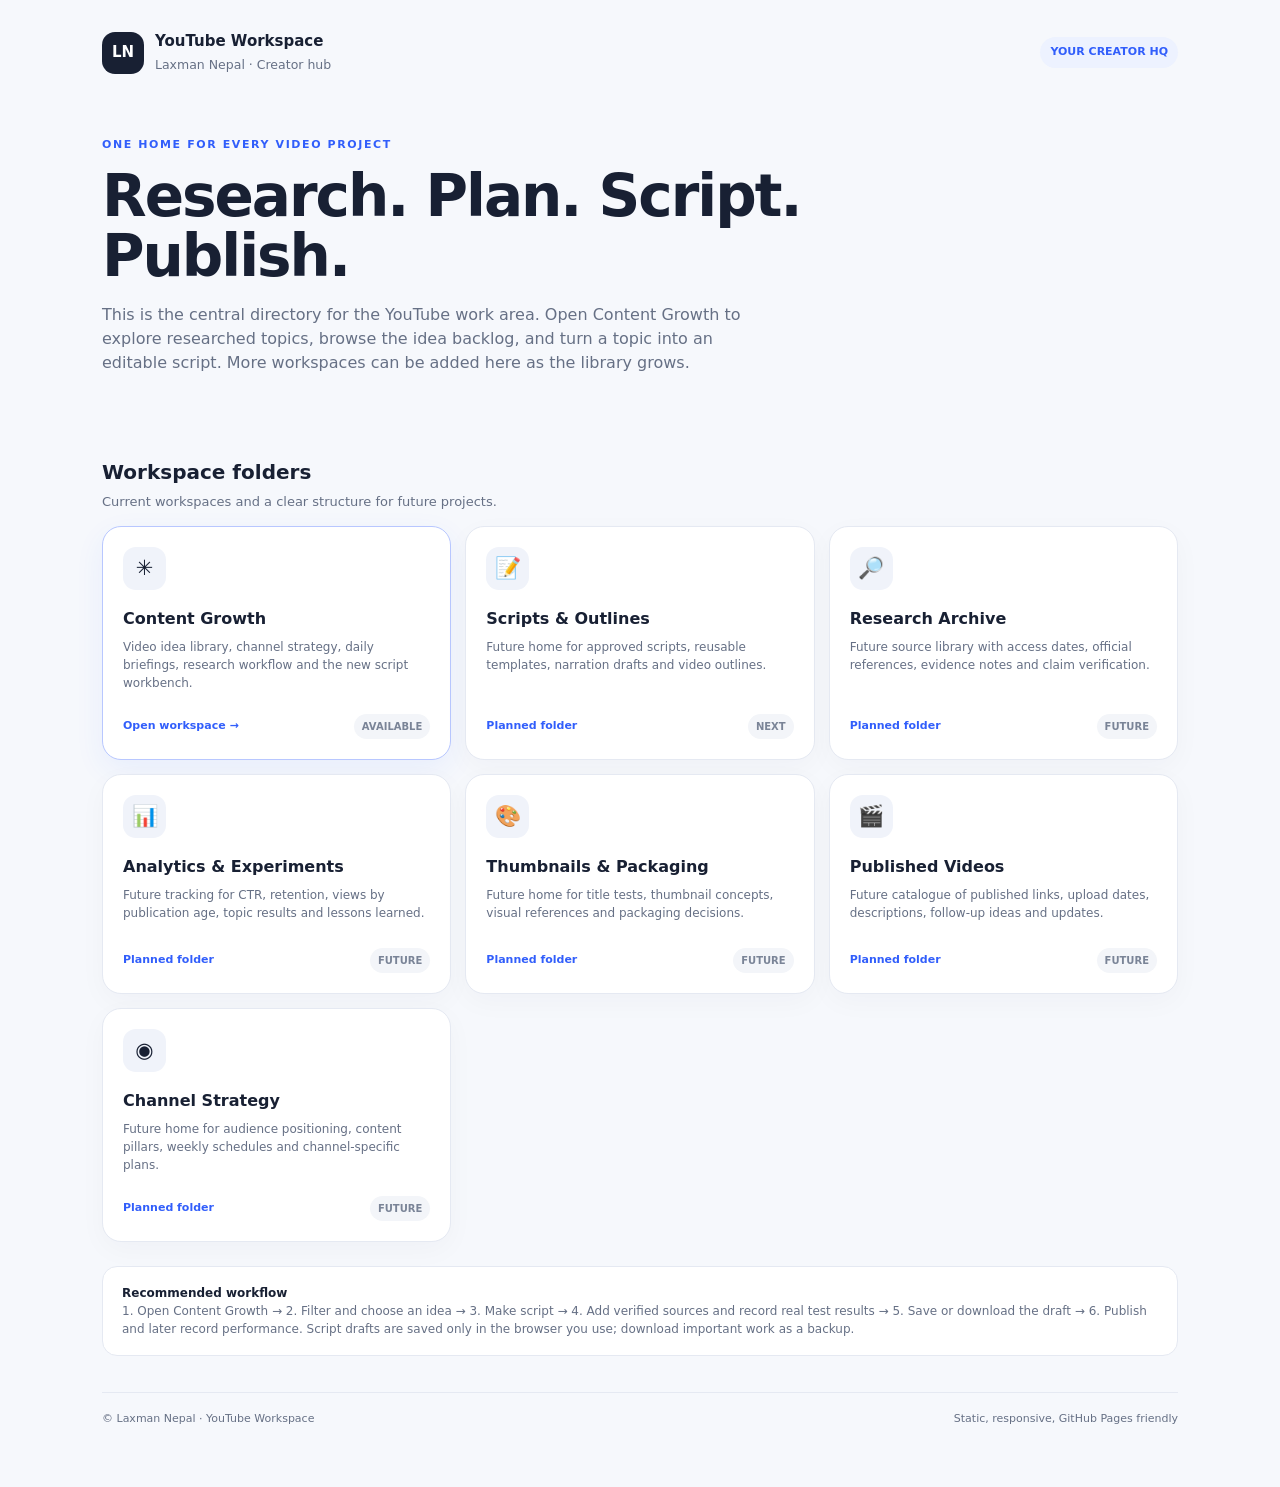
<file: youtube/index.html>
<!doctype html>
<html lang="en"><head><meta charset="utf-8"><meta name="viewport" content="width=device-width,initial-scale=1"><meta name="theme-color" content="#f7f8fc"><meta name="description" content="Laxman Nepal YouTube workspace: content planning, research, scripts, channel strategy and future creator tools."><title>YouTube Workspace — Laxman Nepal</title>
<style>
:root{--bg:#f6f8fc;--ink:#182033;--muted:#667085;--line:#e5e9f2;--blue:#315efb;--soft:#edf2ff}*{box-sizing:border-box}body{margin:0;background:var(--bg);color:var(--ink);font:15px/1.5 Inter,system-ui,-apple-system,"Segoe UI",sans-serif}a{color:inherit;text-decoration:none}.wrap{max-width:1120px;margin:auto;padding:30px 22px 60px}.top{display:flex;justify-content:space-between;align-items:center;gap:12px}.brand{display:flex;align-items:center;gap:11px;font-weight:800}.logo{display:grid;place-items:center;background:#182033;color:white;border-radius:13px;width:42px;height:42px}.tag{font-size:11px;color:var(--blue);background:var(--soft);padding:7px 10px;border-radius:99px;font-weight:800}.hero{padding:62px 0 34px;max-width:740px}.eyebrow{color:var(--blue);font-size:11px;font-weight:850;letter-spacing:1.6px;text-transform:uppercase}.hero h1{font-size:clamp(34px,6vw,58px);line-height:1.05;letter-spacing:-2px;margin:12px 0}.hero p{color:var(--muted);font-size:16px;max-width:650px}.sectionhead{display:flex;justify-content:space-between;align-items:end;gap:15px;margin:32px 0 14px}.sectionhead h2{margin:0;font-size:20px}.sectionhead p{margin:5px 0 0;color:var(--muted);font-size:13px}.grid{display:grid;grid-template-columns:repeat(3,minmax(0,1fr));gap:14px}.card{display:flex;flex-direction:column;min-height:220px;background:white;border:1px solid var(--line);border-radius:19px;padding:20px;box-shadow:0 8px 28px #1d2b4c08}.card.featured{border-color:#b8c7ff;box-shadow:0 10px 30px #315efb12}.icon{display:grid;place-items:center;width:43px;height:43px;border-radius:13px;background:#f0f3fa;font-size:21px;margin-bottom:17px}.card h3{margin:0 0 7px;font-size:16px}.card p{margin:0;color:var(--muted);font-size:12px}.cardfoot{display:flex;justify-content:space-between;align-items:center;gap:8px;margin-top:auto;padding-top:22px;font-size:11px;font-weight:800;color:var(--blue)}.status{color:#7a8497;background:#f3f5f9;border-radius:99px;padding:5px 8px;font-size:10px}.note{margin-top:24px;padding:17px 19px;border:1px solid var(--line);border-radius:15px;background:#fff;color:var(--muted);font-size:12px}.footer{border-top:1px solid var(--line);margin-top:36px;padding-top:18px;display:flex;justify-content:space-between;gap:12px;color:var(--muted);font-size:11px}@media(max-width:760px){.grid{grid-template-columns:1fr 1fr}.hero{padding-top:45px}.card{min-height:205px;padding:15px}}@media(max-width:480px){.grid{grid-template-columns:1fr}.top .tag{display:none}.card{min-height:180px}.wrap{padding:20px 14px 40px}}
</style></head><body><main class="wrap">
<header class="top"><a class="brand" href="./"><span class="logo">LN</span><span>YouTube Workspace<br><small style="font-weight:500;color:var(--muted)">Laxman Nepal · Creator hub</small></span></a><span class="tag">YOUR CREATOR HQ</span></header>
<section class="hero"><div class="eyebrow">One home for every video project</div><h1>Research. Plan. Script. Publish.</h1><p>This is the central directory for the YouTube work area. Open Content Growth to explore researched topics, browse the idea backlog, and turn a topic into an editable script. More workspaces can be added here as the library grows.</p></section>
<div class="sectionhead"><div><h2>Workspace folders</h2><p>Current workspaces and a clear structure for future projects.</p></div></div>
<section class="grid">
<a class="card featured" href="content-growth/"><div class="icon">✳</div><h3>Content Growth</h3><p>Video idea library, channel strategy, daily briefings, research workflow and the new script workbench.</p><div class="cardfoot"><span>Open workspace →</span><span class="status">AVAILABLE</span></div></a>
<div class="card"><div class="icon">📝</div><h3>Scripts & Outlines</h3><p>Future home for approved scripts, reusable templates, narration drafts and video outlines.</p><div class="cardfoot"><span>Planned folder</span><span class="status">NEXT</span></div></div>
<div class="card"><div class="icon">🔎</div><h3>Research Archive</h3><p>Future source library with access dates, official references, evidence notes and claim verification.</p><div class="cardfoot"><span>Planned folder</span><span class="status">FUTURE</span></div></div>
<div class="card"><div class="icon">📊</div><h3>Analytics & Experiments</h3><p>Future tracking for CTR, retention, views by publication age, topic results and lessons learned.</p><div class="cardfoot"><span>Planned folder</span><span class="status">FUTURE</span></div></div>
<div class="card"><div class="icon">🎨</div><h3>Thumbnails & Packaging</h3><p>Future home for title tests, thumbnail concepts, visual references and packaging decisions.</p><div class="cardfoot"><span>Planned folder</span><span class="status">FUTURE</span></div></div>
<div class="card"><div class="icon">🎬</div><h3>Published Videos</h3><p>Future catalogue of published links, upload dates, descriptions, follow-up ideas and updates.</p><div class="cardfoot"><span>Planned folder</span><span class="status">FUTURE</span></div></div>
<div class="card"><div class="icon">◉</div><h3>Channel Strategy</h3><p>Future home for audience positioning, content pillars, weekly schedules and channel-specific plans.</p><div class="cardfoot"><span>Planned folder</span><span class="status">FUTURE</span></div></div>
</section>
<div class="note"><strong style="color:var(--ink)">Recommended workflow</strong><br>1. Open Content Growth → 2. Filter and choose an idea → 3. Make script → 4. Add verified sources and record real test results → 5. Save or download the draft → 6. Publish and later record performance. Script drafts are saved only in the browser you use; download important work as a backup.</div>
<footer class="footer"><span>© Laxman Nepal · YouTube Workspace</span><span>Static, responsive, GitHub Pages friendly</span></footer>
</main></body></html>
</file>
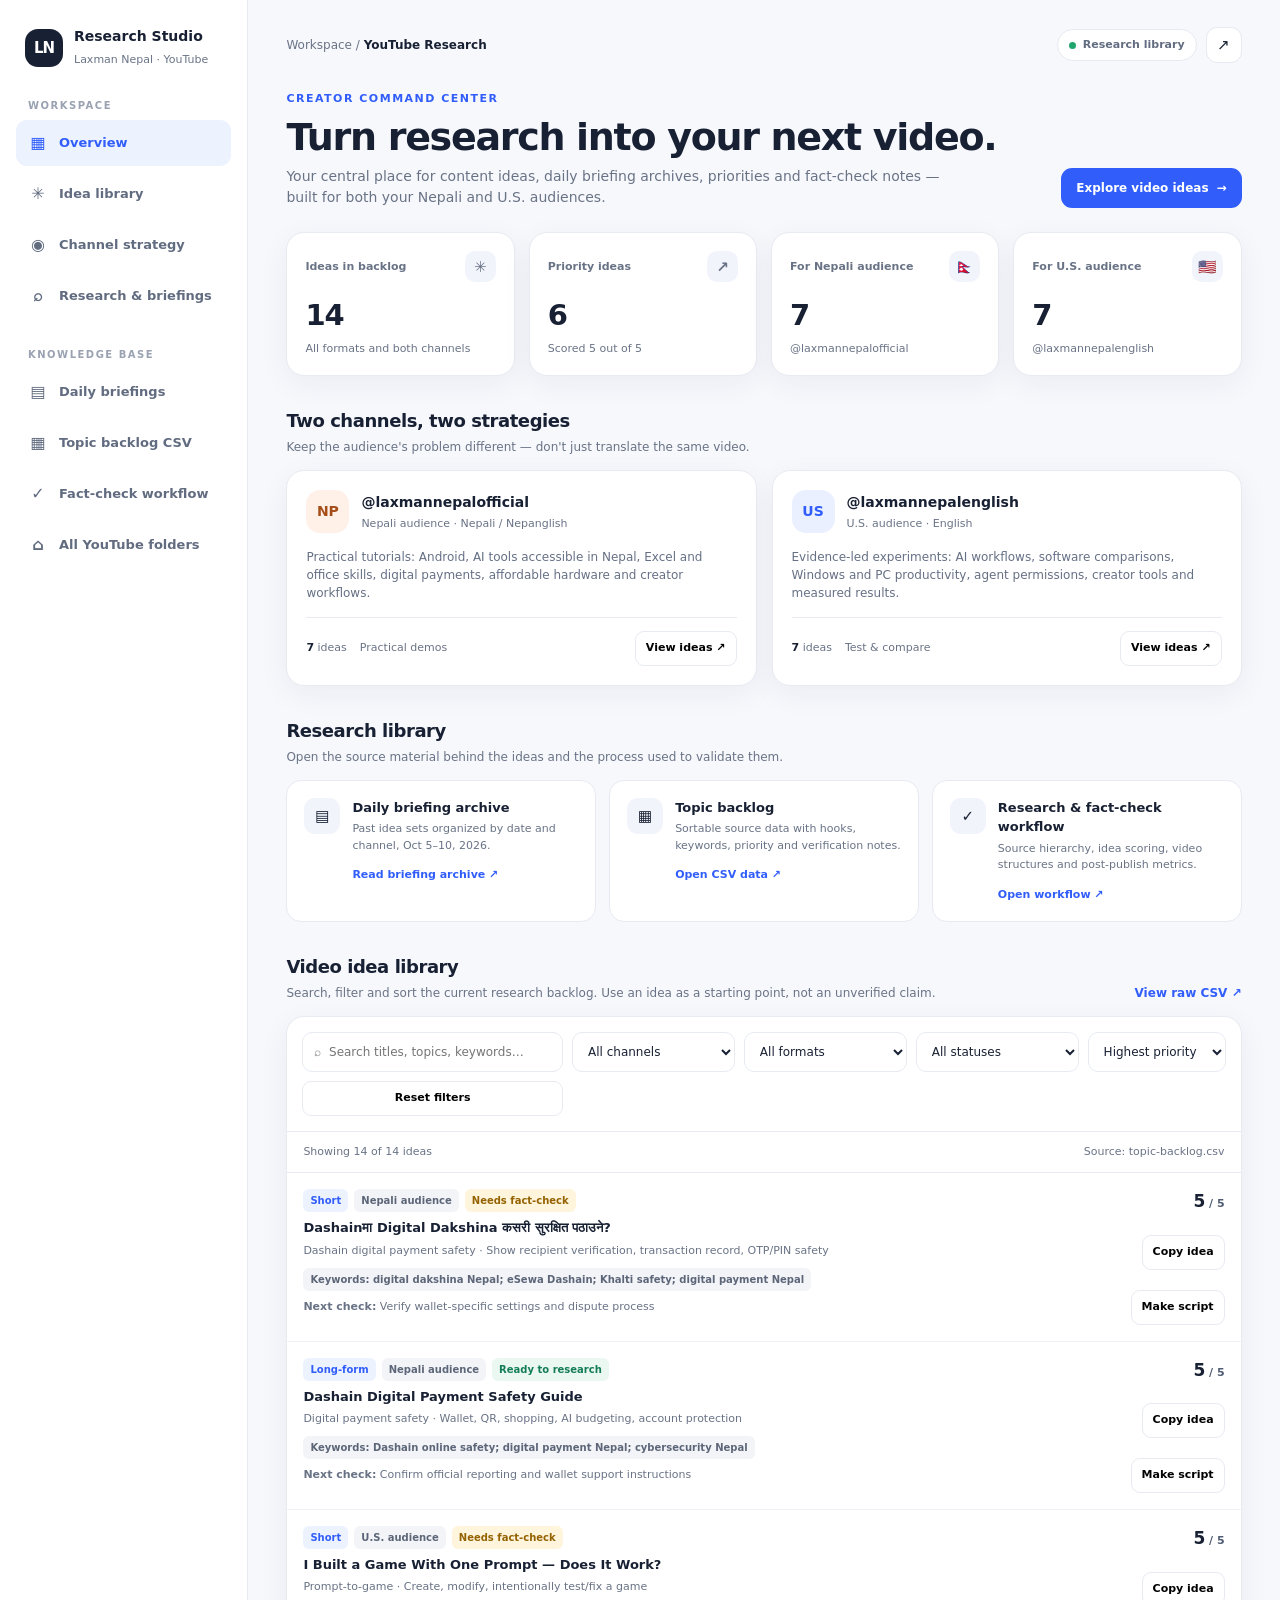
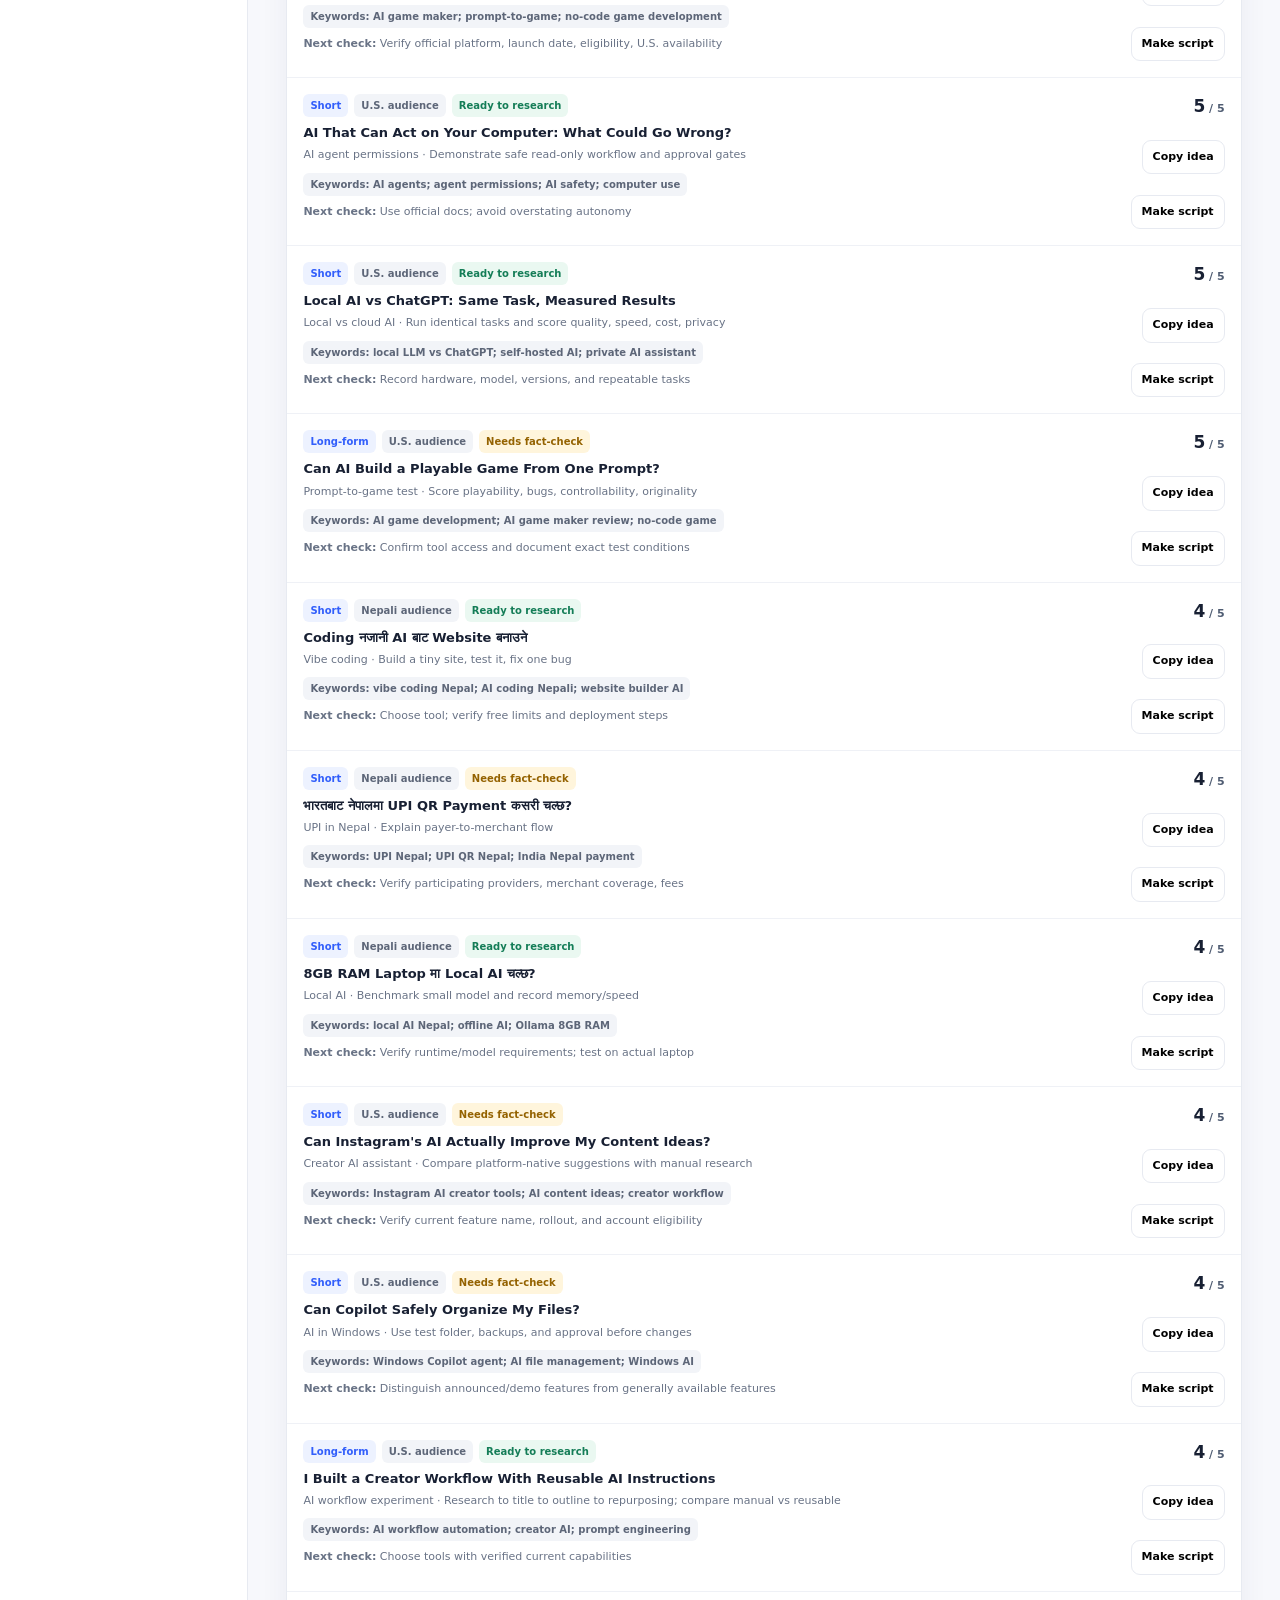
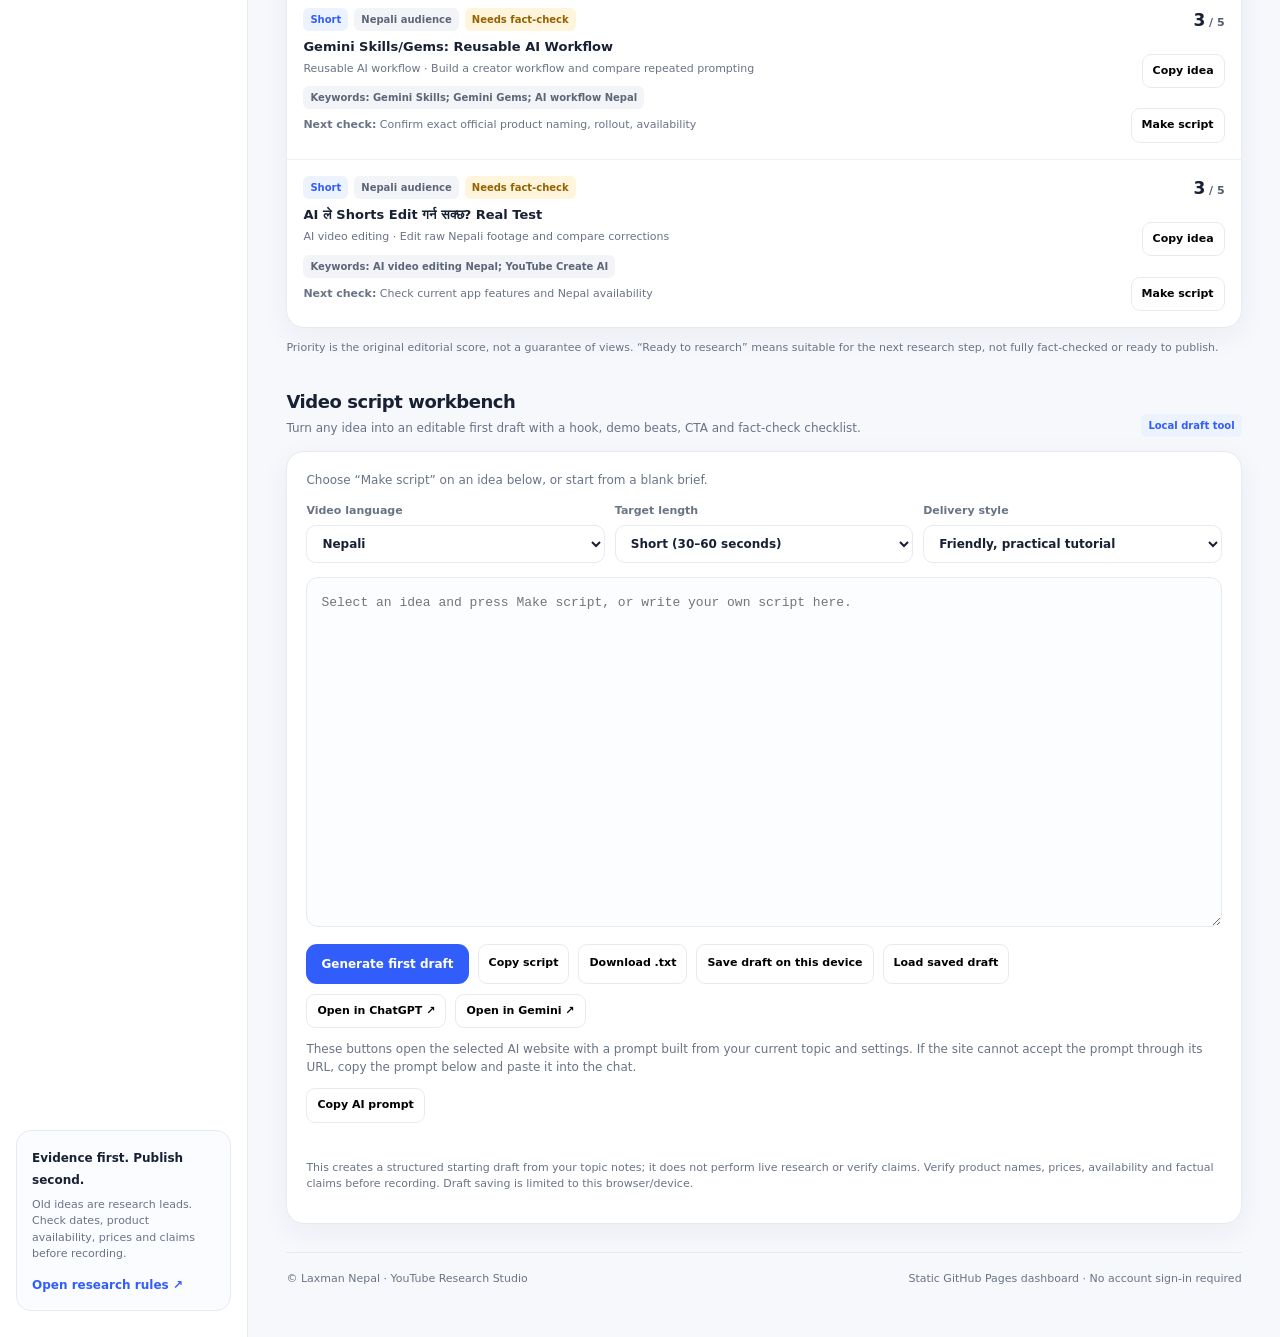
<file: youtube/content-growth/index.html>
<!doctype html>
<html lang="en">
<head>
<meta charset="utf-8">
<meta name="viewport" content="width=device-width,initial-scale=1">
<meta name="theme-color" content="#f7f8fc">
<meta name="description" content="Laxman Nepal's YouTube content research dashboard: video ideas, daily briefings, topic priorities and fact-check workflow for Nepali and U.S. audiences.">
<title>YouTube Research Studio — Laxman Nepal</title>
<style>
:root{--bg:#f7f8fc;--panel:#fff;--ink:#182033;--muted:#697386;--line:#e7eaf1;--blue:#315efb;--blue-soft:#edf2ff;--green:#147d57;--amber:#946200;--shadow:0 8px 30px rgba(29,43,76,.055);--radius:18px}
*{box-sizing:border-box}html{scroll-behavior:smooth}body{margin:0;background:var(--bg);color:var(--ink);font:15px/1.5 Inter,ui-sans-serif,system-ui,-apple-system,BlinkMacSystemFont,"Segoe UI",sans-serif}a{color:inherit;text-decoration:none}button,input,select{font:inherit}.app{min-height:100vh;display:grid;grid-template-columns:248px minmax(0,1fr)}.sidebar{background:#fff;border-right:1px solid var(--line);padding:26px 16px;display:flex;flex-direction:column;gap:28px}.brand{display:flex;align-items:center;gap:11px;padding:0 9px}.logo{width:38px;height:38px;border-radius:13px;background:#182033;color:#fff;display:grid;place-items:center;font-weight:800;letter-spacing:-1px}.brand strong{display:block;font-size:14px}.brand small{color:var(--muted);font-size:11px}.navlabel{padding:0 12px;color:#9aa2b2;text-transform:uppercase;font-size:10px;font-weight:800;letter-spacing:1.5px;margin-bottom:7px}.nav{display:grid;gap:5px}.nav a{display:flex;align-items:center;gap:11px;padding:11px 12px;border-radius:11px;color:#626c80;font-size:13px;font-weight:650}.nav a span{width:20px;text-align:center;font-size:16px}.nav a.active,.nav a:hover{background:var(--blue-soft);color:var(--blue)}.side-note{margin-top:auto;padding:15px;border:1px solid var(--line);border-radius:15px;background:#fbfcff}.side-note b{font-size:12px}.side-note p{font-size:11px;color:var(--muted);margin:6px 0 10px}.side-note a{font-size:12px;color:var(--blue);font-weight:750}.main{min-width:0;padding:27px clamp(16px,3vw,42px) 50px;max-width:1600px;width:100%;margin:0 auto}.topbar{display:flex;justify-content:space-between;align-items:center;gap:16px;margin-bottom:28px}.crumb{font-size:12px;color:var(--muted)}.crumb b{color:var(--ink)}.top-actions{display:flex;align-items:center;gap:9px}.pill{display:inline-flex;align-items:center;gap:7px;border:1px solid var(--line);border-radius:999px;padding:7px 11px;background:#fff;font-size:11px;color:#626c80;font-weight:700}.dot{width:7px;height:7px;background:#20a56f;border-radius:50%}.iconbtn{border:1px solid var(--line);background:#fff;width:36px;height:36px;border-radius:11px;cursor:pointer}.hero{display:flex;justify-content:space-between;align-items:flex-end;gap:20px;margin-bottom:23px}.eyebrow{font-size:11px;color:var(--blue);font-weight:800;letter-spacing:1.5px;text-transform:uppercase}.hero h1{font-size:clamp(27px,3vw,38px);line-height:1.13;letter-spacing:-1.3px;margin:8px 0}.hero p{color:var(--muted);max-width:670px;margin:0;font-size:14px}.primary{display:inline-flex;align-items:center;justify-content:center;gap:8px;border:0;background:var(--blue);color:#fff;border-radius:11px;padding:11px 15px;font-size:12px;font-weight:750;cursor:pointer;white-space:nowrap}.primary:hover{background:#234be0}.stats{display:grid;grid-template-columns:repeat(4,minmax(0,1fr));gap:14px;margin:24px 0}.stat{background:var(--panel);border:1px solid var(--line);border-radius:var(--radius);padding:18px;box-shadow:var(--shadow);min-width:0}.stat-head{display:flex;align-items:center;justify-content:space-between;color:var(--muted);font-size:11px;font-weight:700}.stat-icon{width:31px;height:31px;border-radius:10px;background:#f1f4fb;display:grid;place-items:center;font-size:15px}.stat-num{font-size:29px;font-weight:800;letter-spacing:-1px;margin:12px 0 3px}.stat-sub{font-size:11px;color:var(--muted)}.section-head{display:flex;align-items:flex-end;justify-content:space-between;gap:12px;margin:31px 0 14px}.section-head h2{font-size:18px;letter-spacing:-.45px;margin:0}.section-head p{font-size:12px;color:var(--muted);margin:4px 0 0}.textlink{color:var(--blue);font-size:12px;font-weight:750}.channels{display:grid;grid-template-columns:repeat(2,minmax(0,1fr));gap:15px}.channel{background:#fff;border:1px solid var(--line);border-radius:var(--radius);padding:19px;box-shadow:var(--shadow)}.channel-top{display:flex;align-items:center;gap:12px}.channel-avatar{width:43px;height:43px;border-radius:14px;background:#fff1e8;color:#a64e18;display:grid;place-items:center;font-weight:850;font-size:14px}.channel.us .channel-avatar{background:#eaf0ff;color:#315efb}.channel h3{font-size:14px;margin:0 0 3px}.channel .aud{font-size:11px;color:var(--muted)}.channel p{font-size:12px;color:#667085;margin:15px 0}.channel-bottom{border-top:1px solid var(--line);padding-top:13px;display:flex;align-items:center;justify-content:space-between;gap:8px}.tiny-stats{display:flex;gap:13px;font-size:11px;color:var(--muted)}.tiny-stats b{color:var(--ink)}.outline{border:1px solid var(--line);background:#fff;border-radius:9px;padding:8px 10px;font-size:11px;font-weight:750;cursor:pointer}.outline:hover{border-color:#b9c7ff;color:var(--blue)}.quick-grid{display:grid;grid-template-columns:repeat(3,minmax(0,1fr));gap:13px}.quick{background:#fff;border:1px solid var(--line);border-radius:15px;padding:17px;display:flex;gap:12px;align-items:flex-start;transition:transform .15s,border .15s}.quick:hover{transform:translateY(-2px);border-color:#c9d4ff}.quick-icon{width:36px;height:36px;flex:none;border-radius:11px;background:#f1f4fb;display:grid;place-items:center}.quick h3{font-size:13px;margin:0 0 4px}.quick p{font-size:11px;color:var(--muted);margin:0 0 8px}.quick a{font-size:11px;color:var(--blue);font-weight:750}.ideas-panel{background:#fff;border:1px solid var(--line);border-radius:var(--radius);overflow:hidden;box-shadow:var(--shadow)}.filters{padding:15px;display:grid;grid-template-columns:minmax(180px,1.6fr) repeat(3,minmax(125px,1fr)) auto;gap:9px;border-bottom:1px solid var(--line)}.field{width:100%;min-width:0;border:1px solid var(--line);background:#fff;color:var(--ink);border-radius:10px;padding:10px 11px;font-size:12px;outline:none}.field:focus{border-color:#9db0ff;box-shadow:0 0 0 3px #edf2ff}.count{padding:12px 16px;display:flex;justify-content:space-between;align-items:center;color:var(--muted);font-size:11px;border-bottom:1px solid var(--line)}.idea-list{display:grid}.idea{padding:16px;display:grid;grid-template-columns:minmax(0,1fr) 90px;gap:12px;border-bottom:1px solid #eff1f6}.idea:last-child{border-bottom:0}.idea h3{font-size:13px;margin:7px 0 5px;line-height:1.4}.idea p{font-size:11px;color:var(--muted);margin:0 0 9px}.meta{display:flex;gap:6px;flex-wrap:wrap;align-items:center}.tag{display:inline-flex;align-items:center;border-radius:6px;background:#f2f4f8;color:#5d6678;padding:4px 7px;font-size:10px;font-weight:700}.tag.blue{background:#edf2ff;color:#315efb}.tag.green{background:#eaf8f1;color:#147d57}.tag.amber{background:#fff5dc;color:#946200}.idea-actions{display:flex;flex-direction:column;align-items:flex-end;justify-content:space-between;gap:10px}.priority{font-size:11px;font-weight:800;color:#4f5c72}.priority strong{font-size:17px;color:var(--ink)}.idea-actions button{white-space:nowrap}.empty{padding:35px;text-align:center;color:var(--muted);font-size:13px}.footnote{font-size:11px;color:var(--muted);margin-top:12px}.footer{margin-top:28px;padding-top:18px;border-top:1px solid var(--line);display:flex;justify-content:space-between;gap:15px;color:var(--muted);font-size:11px}.mobilebar{display:none}
@media(max-width:1050px){.app{grid-template-columns:210px minmax(0,1fr)}.filters{grid-template-columns:repeat(2,minmax(0,1fr))}.quick-grid{grid-template-columns:repeat(2,minmax(0,1fr))}.stats{grid-template-columns:repeat(2,minmax(0,1fr))}}
@media(max-width:700px){.app{display:block}.sidebar{display:none}.main{padding:18px 14px 85px}.topbar{margin-bottom:24px}.hero{align-items:flex-start;flex-direction:column}.hero .primary{width:100%}.stats{gap:9px;margin:18px 0}.stat{padding:13px}.stat-num{font-size:25px}.channels{grid-template-columns:1fr}.quick-grid{grid-template-columns:1fr}.filters{grid-template-columns:1fr 1fr;padding:11px}.filters .search{grid-column:1/-1}.filters button{grid-column:1/-1}.idea{padding:13px;grid-template-columns:minmax(0,1fr) 66px}.idea-actions button{font-size:10px;padding:7px}.top-actions .pill{display:none}.section-head{align-items:flex-start}.footer{flex-direction:column}.mobilebar{position:fixed;bottom:0;left:0;right:0;display:flex;justify-content:space-around;gap:4px;background:rgba(255,255,255,.96);backdrop-filter:blur(12px);border-top:1px solid var(--line);padding:9px 4px calc(9px + env(safe-area-inset-bottom));z-index:5}.mobilebar a{display:grid;justify-items:center;gap:2px;color:#687286;font-size:9px;font-weight:700;min-width:0}.mobilebar a span{font-size:17px}.mobilebar a.active{color:var(--blue)}}

.script-panel{background:#fff;border:1px solid var(--line);border-radius:var(--radius);padding:19px;box-shadow:var(--shadow)}.script-controls{display:grid;grid-template-columns:repeat(3,minmax(0,1fr));gap:10px;margin:14px 0}.script-label{display:grid;gap:6px;font-size:11px;font-weight:750;color:var(--muted)}.script-panel textarea{width:100%;min-height:350px;resize:vertical;border:1px solid var(--line);border-radius:12px;padding:14px;font:13px/1.65 ui-monospace,SFMono-Regular,Consolas,monospace;color:var(--ink);background:#fcfdff}.script-actions{display:flex;gap:9px;flex-wrap:wrap;margin-top:10px}.script-help{font-size:12px;color:var(--muted)}.script-status{font-size:12px;color:var(--green);min-height:18px;margin-top:7px}@media(max-width:700px){.script-controls{grid-template-columns:1fr 1fr}.script-controls label:first-child{grid-column:1/-1}}
</style>
</head>
<body>
<div class="app">
<aside class="sidebar">
  <a class="brand" href="#overview"><div class="logo">LN</div><div><strong>Research Studio</strong><small>Laxman Nepal · YouTube</small></div></a>
  <div><div class="navlabel">Workspace</div><nav class="nav"><a class="active" href="#overview"><span>▦</span>Overview</a><a href="#ideas"><span>✳</span>Idea library</a><a href="#channels"><span>◉</span>Channel strategy</a><a href="#research"><span>⌕</span>Research & briefings</a></nav></div>
  <div><div class="navlabel">Knowledge base</div><nav class="nav"><a href="daily-briefings.md" target="_blank"><span>▤</span>Daily briefings</a><a href="topic-backlog.csv" target="_blank"><span>▦</span>Topic backlog CSV</a><a href="research-workflow.md" target="_blank"><span>✓</span>Fact-check workflow</a><a href="../index.html"><span>⌂</span>All YouTube folders</a></nav></div>
  <div class="side-note"><b>Evidence first. Publish second.</b><p>Old ideas are research leads. Check dates, product availability, prices and claims before recording.</p><a href="research-workflow.md" target="_blank">Open research rules ↗</a></div>
</aside>
<main class="main">
  <div class="topbar"><div class="crumb">Workspace / <b>YouTube Research</b></div><div class="top-actions"><span class="pill"><i class="dot"></i> Research library</span><a class="iconbtn" href="README.md" target="_blank" aria-label="Open documentation" style="display:grid;place-items:center">↗</a></div></div>
  <section id="overview">
    <div class="hero"><div><div class="eyebrow">Creator command center</div><h1>Turn research into your next video.</h1><p>Your central place for content ideas, daily briefing archives, priorities and fact-check notes — built for both your Nepali and U.S. audiences.</p></div><a class="primary" href="#ideas">Explore video ideas <span>→</span></a></div>
    <div class="stats">
      <article class="stat"><div class="stat-head">Ideas in backlog <span class="stat-icon">✳</span></div><div class="stat-num" id="totalIdeas">—</div><div class="stat-sub">All formats and both channels</div></article>
      <article class="stat"><div class="stat-head">Priority ideas <span class="stat-icon">↗</span></div><div class="stat-num" id="priorityIdeas">—</div><div class="stat-sub">Scored 5 out of 5</div></article>
      <article class="stat"><div class="stat-head">For Nepali audience <span class="stat-icon">🇳🇵</span></div><div class="stat-num" id="npIdeas">—</div><div class="stat-sub">@laxmannepalofficial</div></article>
      <article class="stat"><div class="stat-head">For U.S. audience <span class="stat-icon">🇺🇸</span></div><div class="stat-num" id="usIdeas">—</div><div class="stat-sub">@laxmannepalenglish</div></article>
    </div>
  </section>
  <section id="channels">
    <div class="section-head"><div><h2>Two channels, two strategies</h2><p>Keep the audience's problem different — don't just translate the same video.</p></div></div>
    <div class="channels">
      <article class="channel"><div class="channel-top"><div class="channel-avatar">NP</div><div><h3>@laxmannepalofficial</h3><div class="aud">Nepali audience · Nepali / Nepanglish</div></div></div><p>Practical tutorials: Android, AI tools accessible in Nepal, Excel and office skills, digital payments, affordable hardware and creator workflows.</p><div class="channel-bottom"><div class="tiny-stats"><span><b id="npChannelCount">—</b> ideas</span><span>Practical demos</span></div><button class="outline" data-filter-channel="@laxmannepalofficial">View ideas ↗</button></div></article>
      <article class="channel us"><div class="channel-top"><div class="channel-avatar">US</div><div><h3>@laxmannepalenglish</h3><div class="aud">U.S. audience · English</div></div></div><p>Evidence-led experiments: AI workflows, software comparisons, Windows and PC productivity, agent permissions, creator tools and measured results.</p><div class="channel-bottom"><div class="tiny-stats"><span><b id="usChannelCount">—</b> ideas</span><span>Test & compare</span></div><button class="outline" data-filter-channel="@laxmannepalenglish">View ideas ↗</button></div></article>
    </div>
  </section>
  <section id="research">
    <div class="section-head"><div><h2>Research library</h2><p>Open the source material behind the ideas and the process used to validate them.</p></div></div>
    <div class="quick-grid">
      <article class="quick"><div class="quick-icon">▤</div><div><h3>Daily briefing archive</h3><p>Past idea sets organized by date and channel, Oct 5–10, 2026.</p><a href="daily-briefings.md" target="_blank">Read briefing archive ↗</a></div></article>
      <article class="quick"><div class="quick-icon">▦</div><div><h3>Topic backlog</h3><p>Sortable source data with hooks, keywords, priority and verification notes.</p><a href="topic-backlog.csv" target="_blank">Open CSV data ↗</a></div></article>
      <article class="quick"><div class="quick-icon">✓</div><div><h3>Research & fact-check workflow</h3><p>Source hierarchy, idea scoring, video structures and post-publish metrics.</p><a href="research-workflow.md" target="_blank">Open workflow ↗</a></div></article>
    </div>
  </section>
  <section id="ideas">
    <div class="section-head"><div><h2>Video idea library</h2><p>Search, filter and sort the current research backlog. Use an idea as a starting point, not an unverified claim.</p></div><a class="textlink" href="topic-backlog.csv" target="_blank">View raw CSV ↗</a></div>
    <div class="ideas-panel">
      <div class="filters">
        <input class="field search" id="search" type="search" placeholder="⌕  Search titles, topics, keywords…" aria-label="Search ideas">
        <select class="field" id="channelFilter" aria-label="Filter by channel"><option value="">All channels</option><option value="@laxmannepalofficial">Nepali channel</option><option value="@laxmannepalenglish">U.S. channel</option></select>
        <select class="field" id="formatFilter" aria-label="Filter by format"><option value="">All formats</option><option value="Short">Shorts</option><option value="Long-form">Long-form</option></select>
        <select class="field" id="statusFilter" aria-label="Filter by verification status"><option value="">All statuses</option><option value="Ready to research">Ready to research</option><option value="Needs fact-check">Needs fact-check</option></select>
        <select class="field" id="sortFilter" aria-label="Sort ideas"><option value="priority">Highest priority</option><option value="newest">Newest added</option><option value="az">Title A–Z</option></select>
        <button class="outline" id="resetFilters">Reset filters</button>
      </div>
      <div class="count"><span id="resultCount">Loading idea data…</span><span>Source: topic-backlog.csv</span></div>
      <div class="idea-list" id="ideaList"><div class="empty">Loading your saved ideas…</div></div>
    </div>
    <p class="footnote">Priority is the original editorial score, not a guarantee of views. “Ready to research” means suitable for the next research step, not fully fact-checked or ready to publish.</p>
  </section>

<section id="script-builder">
<div class="section-head"><div><h2>Video script workbench</h2><p>Turn any idea into an editable first draft with a hook, demo beats, CTA and fact-check checklist.</p></div><span class="tag blue">Local draft tool</span></div>
<div class="script-panel">
<div class="script-help" id="scriptSelected">Choose “Make script” on an idea below, or start from a blank brief.</div>
<div class="script-controls">
<label class="script-label">Video language<select class="field" id="scriptLanguage"><option value="Nepali">Nepali</option><option value="Nepanglish">Nepanglish</option><option value="English">English (U.S.)</option></select></label>
<label class="script-label">Target length<select class="field" id="scriptLength"><option value="Short (30–60 seconds)">Short (30–60 seconds)</option><option value="Short (60–90 seconds)">Short (60–90 seconds)</option><option value="Long-form (5–8 minutes)">Long-form (5–8 minutes)</option><option value="Long-form (8–12 minutes)">Long-form (8–12 minutes)</option></select></label>
<label class="script-label">Delivery style<select class="field" id="scriptStyle"><option value="Friendly, practical tutorial">Friendly, practical tutorial</option><option value="Fast-paced experiment">Fast-paced experiment</option><option value="Calm explainer">Calm explainer</option><option value="Story-led problem solving">Story-led problem solving</option></select></label>
</div>
<textarea id="scriptText" aria-label="Editable video script draft" placeholder="Select an idea and press Make script, or write your own script here."></textarea>
<div class="script-actions"><button class="primary" id="generateScript">Generate first draft</button><button class="outline" id="copyScript">Copy script</button><button class="outline" id="downloadScript">Download .txt</button><button class="outline" id="saveScript">Save draft on this device</button><button class="outline" id="loadScript">Load saved draft</button></div>
<div class="script-actions ai-destinations" aria-label="Open AI assistant with this script prompt"><button class="outline" id="openChatGPT">Open in ChatGPT ↗</button><button class="outline" id="openGemini">Open in Gemini ↗</button></div><p class="script-help">These buttons open the selected AI website with a prompt built from your current topic and settings. If the site cannot accept the prompt through its URL, copy the prompt below and paste it into the chat.</p><div class="script-actions"><button class="outline" id="copyAIPrompt">Copy AI prompt</button></div>
<div class="script-status" id="scriptStatus" role="status"></div>
<p class="footnote">This creates a structured starting draft from your topic notes; it does not perform live research or verify claims. Verify product names, prices, availability and factual claims before recording. Draft saving is limited to this browser/device.</p>
</div></section>

  <div class="footer"><span>© Laxman Nepal · YouTube Research Studio</span><span>Static GitHub Pages dashboard · No account sign-in required</span></div>
</main>
</div>
<nav class="mobilebar"><a class="active" href="#overview"><span>▦</span>Home</a><a href="#ideas"><span>✳</span>Ideas</a><a href="#channels"><span>◉</span>Channels</a><a href="#research"><span>⌕</span>Research</a></nav>
<script>
(function(){
const $=id=>document.getElementById(id);
let ideas=[];let selectedIdea=null;
function parseCSV(text){const rows=[];let row=[],field="",quoted=false;for(let i=0;i<text.length;i++){const c=text[i];if(quoted){if(c==='"'&&text[i+1]==='"'){field+='"';i++}else if(c==='"')quoted=false;else field+=c}else if(c==='"')quoted=true;else if(c===','){row.push(field);field=""}else if(c==='\n'){row.push(field.replace(/\r$/,""));if(row.some(v=>v.trim()))rows.push(row);row=[];field=""}else field+=c}if(field.length||row.length){row.push(field.replace(/\r$/,""));rows.push(row)}const headers=rows.shift()||[];return rows.map(r=>Object.fromEntries(headers.map((h,i)=>[h,(r[i]||"").trim()])))}
function esc(s){return String(s||"").replace(/[&<>"']/g,c=>({"&":"&amp;","<":"&lt;",">":"&gt;",'"':"&quot;","'":"&#39;"}[c]))}
function filtered(){const q=$("search").value.toLowerCase().trim(),ch=$("channelFilter").value,fmt=$("formatFilter").value,st=$("statusFilter").value;let a=ideas.filter(x=>(!ch||x.channel===ch)&&(!fmt||x.format===fmt)&&(!st||x.status===st)&&(!q||Object.values(x).join(" ").toLowerCase().includes(q)));const sort=$("sortFilter").value;if(sort==="priority")a.sort((x,y)=>(+y.priority||0)-(+x.priority||0)||y.date_added.localeCompare(x.date_added));else if(sort==="newest")a.sort((x,y)=>y.date_added.localeCompare(x.date_added));else a.sort((x,y)=>x.title_direction.localeCompare(y.title_direction));return a}
function render(){const a=filtered();$("resultCount").textContent="Showing "+a.length+" of "+ideas.length+" ideas";if(!a.length){$("ideaList").innerHTML='<div class="empty">No matching ideas. Try clearing a filter or searching another phrase.</div>';return}
$("ideaList").innerHTML=a.map((x,i)=>{const channel=x.channel==="@laxmannepalofficial"?"Nepali audience":"U.S. audience";const statusClass=x.status==="Ready to research"?"green":"amber";return '<article class="idea"><div><div class="meta"><span class="tag blue">'+esc(x.format)+'</span><span class="tag">'+esc(channel)+'</span><span class="tag '+statusClass+'">'+esc(x.status)+'</span></div><h3>'+esc(x.title_direction)+'</h3><p>'+esc(x.topic)+' · '+esc(x.hook_or_demo)+'</p><div class="meta"><span class="tag">Keywords: '+esc(x.keywords)+'</span></div>'+(x.verification_needed?'<p style="margin-top:8px"> <b>Next check:</b> '+esc(x.verification_needed)+'</p>':'')+'</div><div class="idea-actions"><div class="priority"><strong>'+esc(x.priority)+'</strong> / 5</div><button class="outline copy-idea" data-index="'+i+'">Copy idea</button><button class="outline make-script" data-index="'+i+'">Make script</button></div></article>'}).join("");
document.querySelectorAll(".make-script").forEach(btn=>btn.addEventListener("click",()=>{selectedIdea=a[+btn.dataset.index];$("scriptSelected").textContent="Selected: "+selectedIdea.title_direction+" · "+selectedIdea.channel+" · "+selectedIdea.format;$("scriptLanguage").value=selectedIdea.channel==="@laxmannepalenglish"?"English":"Nepali";generateDraft();location.hash="#script-builder";}));
document.querySelectorAll(".copy-idea").forEach(btn=>btn.addEventListener("click",()=>{const x=a[+btn.dataset.index];const text="Title: "+x.title_direction+"\nChannel: "+x.channel+"\nFormat: "+x.format+"\nHook/demo: "+x.hook_or_demo+"\nKeywords: "+x.keywords+"\nWhy searchable: "+x.why_searchable+"\nStatus: "+x.status+"\nFact-check: "+x.verification_needed;navigator.clipboard&&navigator.clipboard.writeText(text).then(()=>{btn.textContent="Copied ✓"}).catch(()=>window.prompt("Copy this idea:",text));if(!navigator.clipboard)window.prompt("Copy this idea:",text)}))}

function makeDraft(x){
const lang=$("scriptLanguage").value,len=$("scriptLength").value,style=$("scriptStyle").value;
const title=x?x.title_direction:"[Enter your video title]",topic=x?x.topic:"[Describe the viewer problem]",demo=x?x.hook_or_demo:"[Show a real demonstration]",keywords=x?x.keywords:"[Research keywords]",checks=x?x.verification_needed:"Verify claims using primary sources and record source links.",channel=x?x.channel:"Choose the intended channel";
const short=len.toLowerCase().includes("short");
const lines=short?[
"VIDEO BRIEF","Title direction: "+title,"Channel: "+channel,"Language: "+lang,"Target length: "+len,"Style: "+style,"Topic: "+topic,"",
"1. HOOK (0–3 sec)","Open with the result, surprise, or clear problem. Avoid exaggerated promises.","2. VIEWER PROMISE","Tell viewers exactly what they will learn or see.","3. DEMO / EXPLANATION","Visual: "+demo,"Voiceover: explain each step while showing the real screen/result. Mention limitations and what did not work.","4. RESULT","State what the test proves, what it does not prove, and who benefits.","5. CTA","Ask one relevant question or invite viewers to follow for the next practical test.","","SHOT LIST","• Show the finished result early.","• Use readable labels and screen recordings.","• Add captions; keep each beat focused.","","FACT-CHECK BEFORE RECORDING","• "+checks,"• Confirm current features, pricing, availability and regional access.","• Keep source URLs and date checked.","• Replace placeholders with tested details.","","SEO / PACKAGING","Keywords to validate: "+keywords,"Thumbnail: show the before/after result with 2–4 words.","Pinned comment: ask viewers to share a result or question."
]:[
"VIDEO BRIEF","Working title: "+title,"Channel: "+channel,"Language: "+lang,"Target length: "+len,"Delivery style: "+style,"Topic: "+topic,"","1. COLD OPEN","Show the outcome or strongest question first. Use a real demo.","2. INTRO & PROMISE","Explain the problem, who this helps, and what will be tested.","3. SETUP & TEST CONDITIONS","Show tools, versions, account/device requirements, cost/free-tier limits and the exact task.","4. STEP-BY-STEP DEMO","Beat 1: "+demo,"Beat 2: show the next meaningful step and narrate decisions.","Beat 3: show a real limitation or edge case if one appears.","Capture real results; do not invent benchmark numbers or testimonials.","5. RESULTS & COMPARISON","Summarize what worked, what failed, time/cost/quality trade-offs, and who should use this. Separate measured results from opinion.","6. PRACTICAL TAKEAWAYS","Give viewers a short checklist they can repeat.","7. CONCLUSION & CTA","Answer the opening question honestly. Invite one specific comment and point to a genuinely related video.","","EDITING / B-ROLL PLAN","• Screen capture each key step; zoom important controls.","• Add chapter labels and captions.","• Remove pauses and irrelevant setup.","• Add source cards for factual claims.","","FACT-CHECK & SOURCES","• Required verification: "+checks,"• Prefer official documentation, release notes and direct tests.","• Record source URL, access date, version, region and limitations.","• Verify pricing, feature availability and eligibility before publishing.","","PACKAGING","Keywords to research: "+keywords,"Thumbnail: one clear result/problem, high contrast, minimal text.","Description: state viewer benefit and include relevant sources/disclosures.","Pinned comment: useful follow-up question."
];
return lines.join("\n");
}
function generateDraft(){$("scriptText").value=makeDraft(selectedIdea);$("scriptStatus").textContent="Draft generated. Edit it, add source links, and verify the claims."}
$("generateScript").addEventListener("click",generateDraft);

function buildAIPrompt(){
const x=selectedIdea, draft=$("scriptText").value;
const title=x?x.title_direction:"[Add your video topic]";
const channel=x?x.channel:"[Choose channel]";
const topic=x?x.topic:"[Describe the topic and viewer problem]";
const hook=x?x.hook_or_demo:"[Add demo idea]";
const keywords=x?x.keywords:"[Research keywords]";
const verification=x?x.verification_needed:"Identify claims that need verification.";
return "Act as an expert YouTube researcher, strategist, and scriptwriter. Help me prepare a high-quality, original video script.\n\nCHANNEL: "+channel+"\nWORKING TITLE: "+title+"\nTOPIC / VIEWER PROBLEM: "+topic+"\nDEMO / HOOK IDEA: "+hook+"\nKEYWORDS TO INVESTIGATE: "+keywords+"\nLANGUAGE: "+$("scriptLanguage").value+"\nTARGET LENGTH: "+$("scriptLength").value+"\nDELIVERY STYLE: "+$("scriptStyle").value+"\n\nTASK:\n1. First research the topic using current reliable sources where browsing is available. Prioritize official documentation and primary sources; provide direct source links and dates. Never invent sources, features, prices, statistics, tests, or results. If you cannot browse, clearly say so and identify what needs checking.\n2. Propose a compelling but accurate title and opening hook.\n3. Write a complete spoken-word script suitable for the selected language and duration, with timestamps/sections, natural narration, practical steps, and clear transitions.\n4. Include a shot/screen-recording list, on-screen text, and editing notes.\n5. Add an honest conclusion and one relevant CTA.\n6. Include a fact-check table listing each time-sensitive or factual claim, its source, and verification status. Note regional limits, costs, and drawbacks where relevant.\n7. Suggest 3 title options, one thumbnail concept, a description, and useful keywords. Avoid clickbait and repetitive filler.\n\nIDEA-SPECIFIC VERIFICATION NOTE: "+verification+"\n\nCURRENT LOCAL DRAFT (use as context, improve it, and correct unsupported claims):\n"+(draft.trim()||"[No draft created yet. Build the script from the brief above.]")+"\n\nReturn the final result in clearly labelled sections. Separate verified facts from suggestions and assumptions.";
}
function openAIAssistant(url){
const prompt=buildAIPrompt();
const target=url+encodeURIComponent(prompt);
window.open(target,"_blank","noopener,noreferrer");
$("scriptStatus").textContent="AI site opened in a new tab. Check whether the prompt was inserted; if not, use Copy AI prompt and paste it into the chat.";
}
$("openChatGPT").addEventListener("click",()=>openAIAssistant("https://chatgpt.com/?q="));
$("openGemini").addEventListener("click",()=>openAIAssistant("https://gemini.google.com/app?prompt="));
$("copyAIPrompt").addEventListener("click",()=>{const p=buildAIPrompt();if(navigator.clipboard&&navigator.clipboard.writeText)navigator.clipboard.writeText(p).then(()=>$("scriptStatus").textContent="Full research-and-script prompt copied. Paste it into ChatGPT or Gemini.").catch(()=>$("scriptStatus").textContent="Could not access clipboard; select and copy your draft or use the AI buttons.");else $("scriptStatus").textContent="Clipboard unavailable in this browser. Try opening the AI website and copy the brief manually."});

$("copyScript").addEventListener("click",()=>{const v=$("scriptText").value;if(!v.trim())return;if(navigator.clipboard&&navigator.clipboard.writeText)navigator.clipboard.writeText(v).then(()=>$("scriptStatus").textContent="Script copied.").catch(()=>$("scriptStatus").textContent="Select the text and copy it manually.");else{$("scriptText").select();$("scriptStatus").textContent="Script selected; use your device's Copy command."}});
$("downloadScript").addEventListener("click",()=>{const blob=new Blob([$("scriptText").value],{type:"text/plain;charset=utf-8"}),url=URL.createObjectURL(blob),a=document.createElement("a");a.href=url;a.download="youtube-video-script.txt";a.click();URL.revokeObjectURL(url);$("scriptStatus").textContent="Download started."});
$("saveScript").addEventListener("click",()=>{try{localStorage.setItem("ln-youtube-script-draft",JSON.stringify({text:$("scriptText").value,idea:selectedIdea,language:$("scriptLanguage").value,length:$("scriptLength").value,style:$("scriptStyle").value}));$("scriptStatus").textContent="Saved in this browser on this device."}catch(e){$("scriptStatus").textContent="Could not save here. Download the script instead."}});
$("loadScript").addEventListener("click",()=>{try{const d=JSON.parse(localStorage.getItem("ln-youtube-script-draft")||"null");if(!d){$("scriptStatus").textContent="No saved draft found on this device.";return}$("scriptText").value=d.text||"";selectedIdea=d.idea||null;$("scriptLanguage").value=d.language||"Nepali";$("scriptLength").value=d.length||"Short (30–60 seconds)";$("scriptStyle").value=d.style||"Friendly, practical tutorial";$("scriptSelected").textContent=selectedIdea?"Loaded: "+selectedIdea.title_direction:"Loaded saved draft";$("scriptStatus").textContent="Saved draft loaded."}catch(e){$("scriptStatus").textContent="Could not read the saved draft."}});

function stats(){const np=ideas.filter(x=>x.channel==="@laxmannepalofficial").length,us=ideas.filter(x=>x.channel==="@laxmannepalenglish").length;$("totalIdeas").textContent=ideas.length;$("priorityIdeas").textContent=ideas.filter(x=>+x.priority===5).length;$("npIdeas").textContent=np;$("usIdeas").textContent=us;$("npChannelCount").textContent=np;$("usChannelCount").textContent=us}
["search","channelFilter","formatFilter","statusFilter","sortFilter"].forEach(id=>$(id).addEventListener(id==="search"?"input":"change",render));
$("resetFilters").addEventListener("click",()=>{["search","channelFilter","formatFilter","statusFilter"].forEach(id=>$(id).value="");$("sortFilter").value="priority";render()});
document.querySelectorAll("[data-filter-channel]").forEach(btn=>btn.addEventListener("click",()=>{$("channelFilter").value=btn.dataset.filterChannel;location.hash="#ideas";render()}));
fetch("topic-backlog.csv").then(r=>{if(!r.ok)throw new Error("Could not load CSV");return r.text()}).then(t=>{ideas=parseCSV(t);stats();render()}).catch(()=>{$("ideaList").innerHTML='<div class="empty">Could not load the idea backlog automatically. Open <a style="color:#315efb" href="topic-backlog.csv">topic-backlog.csv</a> directly, or open this dashboard through your published GitHub Pages site.</div>';$("resultCount").textContent="Idea data unavailable"});
document.querySelectorAll(".mobilebar a").forEach(a=>a.addEventListener("click",()=>{document.querySelectorAll(".mobilebar a").forEach(n=>n.classList.remove("active"));a.classList.add("active")}));
})();
</script>
</body>
</html>
</file>
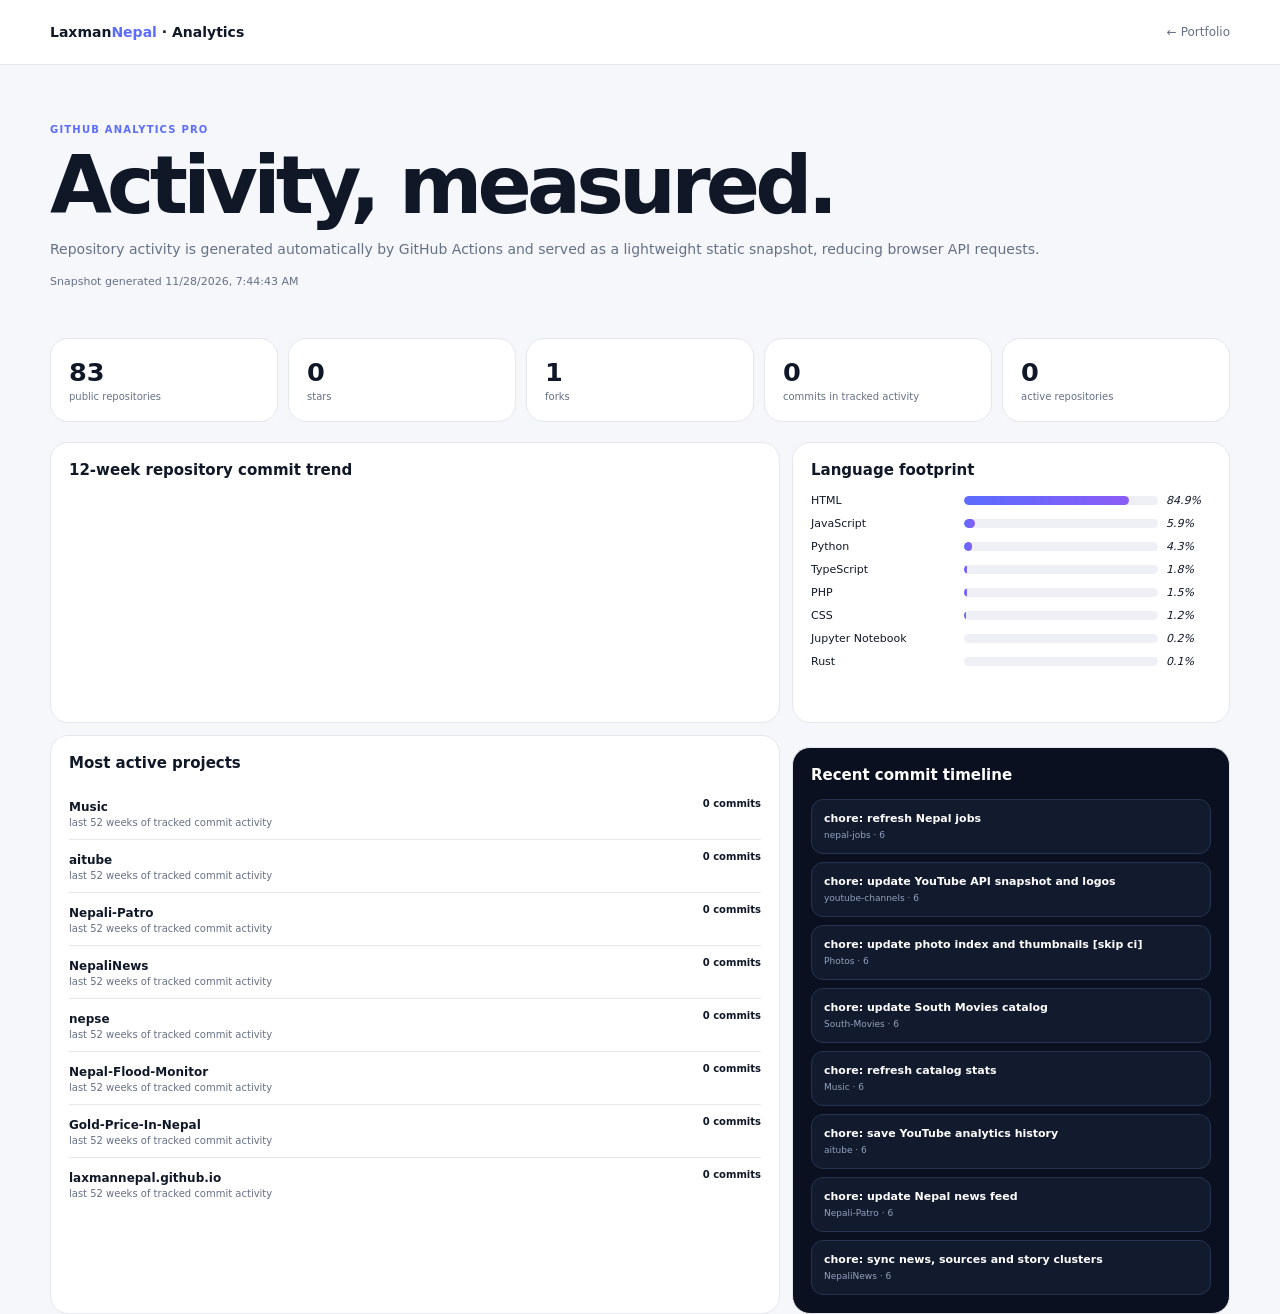
<file: analytics.html>
<!doctype html><html lang="en"><head><meta charset="utf-8"><meta name="viewport" content="width=device-width,initial-scale=1"><title>Laxman Nepal — GitHub Analytics Pro</title><meta name="description" content="Automated GitHub analytics dashboard for Laxman Nepal"><style>:root{--bg:#f5f7fb;--card:#fff;--ink:#101828;--muted:#667085;--line:#e4e7ec;--a:#5b6cff;--b:#8b5cf6;--dark:#0b1020;--panel:#121a2d}*{box-sizing:border-box}body{margin:0;background:var(--bg);color:var(--ink);font:14px Inter,system-ui,sans-serif}.wrap{width:min(1180px,calc(100% - 28px));margin:auto}header{position:sticky;top:0;z-index:5;background:#ffffffed;backdrop-filter:blur(18px);border-bottom:1px solid var(--line)}nav{height:64px;display:flex;align-items:center;justify-content:space-between}.brand{font-weight:900;text-decoration:none;color:var(--ink)}.brand i{color:var(--a);font-style:normal}.back{font-size:12px;color:var(--muted);text-decoration:none}.hero{padding:55px 0 30px}.eyebrow{font-size:10px;font-weight:900;letter-spacing:.12em;color:var(--a)}h1{font-size:clamp(2.4rem,7vw,5rem);line-height:.95;letter-spacing:-.06em;margin:12px 0}p{color:var(--muted);line-height:1.65}.stamp{font-size:11px;color:var(--muted)}.stats{display:grid;grid-template-columns:repeat(5,1fr);gap:10px;margin:20px 0}.stat,.panel{background:var(--card);border:1px solid var(--line);border-radius:18px;padding:18px}.stat b{font-size:1.6rem;display:block}.stat span{font-size:10px;color:var(--muted)}.grid{display:grid;grid-template-columns:1.25fr .75fr;gap:12px}.panel h2{font-size:15px;margin:0 0 15px}.bars{display:grid;gap:10px}.barrow{display:grid;grid-template-columns:145px 1fr 45px;gap:8px;align-items:center;font-size:11px}.track{height:9px;background:#eef0f5;border-radius:99px;overflow:hidden}.track i{display:block;height:100%;background:linear-gradient(90deg,var(--a),var(--b));border-radius:99px}.chart{height:210px;display:flex;align-items:end;gap:5px;padding-top:10px}.col{flex:1;min-width:4px;border-radius:5px 5px 2px 2px;background:linear-gradient(180deg,var(--a),var(--b));position:relative}.col small{position:absolute;bottom:-20px;left:50%;transform:translateX(-50%);font-size:8px;color:var(--muted)}.activity{display:grid;grid-template-columns:1fr 1fr;gap:8px}.repo{display:flex;justify-content:space-between;gap:15px;padding:11px 0;border-bottom:1px solid var(--line)}.repo:last-child{border-bottom:0}.repo b{font-size:12px}.repo small{display:block;color:var(--muted);font-size:10px;margin-top:3px}.pill{font-size:10px;font-weight:800;white-space:nowrap}.timeline{display:grid;gap:8px}.event{padding:12px;border:1px solid #263451;border-radius:12px;background:var(--panel);color:#fff;text-decoration:none}.event b{display:block;font-size:11px}.event small{color:#93a2bd;font-size:9px}.dark{margin-top:12px;background:var(--dark);color:#fff}.dark h2{color:#fff}.empty{text-align:center;color:var(--muted);padding:30px;font-size:12px}@media(max-width:850px){.stats{grid-template-columns:repeat(3,1fr)}.grid{grid-template-columns:1fr}}@media(max-width:550px){.stats{grid-template-columns:repeat(2,1fr)}.activity{grid-template-columns:1fr}.barrow{grid-template-columns:90px 1fr 40px}}</style></head><body><header><div class="wrap"><nav><a class="brand" href="./">Laxman<i>Nepal</i> · Analytics</a><a class="back" href="./">← Portfolio</a></nav></div></header><main class="wrap"><section class="hero"><span class="eyebrow">GITHUB ANALYTICS PRO</span><h1>Activity, measured.</h1><p>Repository activity is generated automatically by GitHub Actions and served as a lightweight static snapshot, reducing browser API requests.</p><div class="stamp" id="stamp">Loading analytics snapshot…</div></section><section class="stats"><div class="stat"><b id="repos">—</b><span>public repositories</span></div><div class="stat"><b id="stars">—</b><span>stars</span></div><div class="stat"><b id="forks">—</b><span>forks</span></div><div class="stat"><b id="commits">—</b><span>commits in tracked activity</span></div><div class="stat"><b id="active">—</b><span>active repositories</span></div></section><section class="grid"><div class="panel"><h2>12-week repository commit trend</h2><div id="chart" class="chart"><div class="empty">Waiting for generated data…</div></div></div><div class="panel"><h2>Language footprint</h2><div id="langs" class="bars"><div class="empty">Loading…</div></div></div></section><section class="grid" style="margin-top:12px"><div class="panel"><h2>Most active projects</h2><div id="activeRepos"><div class="empty">Loading…</div></div></div><div class="panel dark"><h2>Recent commit timeline</h2><div id="timeline" class="timeline"><div class="empty">Loading…</div></div></div></section></main><script>const $=x=>document.getElementById(x),fmt=n=>Intl.NumberFormat().format(n||0),ago=d=>{if(!d)return'unknown';let s=(Date.now()-new Date(d))/1000;if(s<86400)return Math.max(1,s/3600|0)+'h ago';if(s<2592000)return s/86400|0+'d ago';if(s<31536000)return s/2592000|0+'mo ago';return s/31536000|0+'y ago'},esc=x=>String(x??'').replace(/[&<>"']/g,c=>({'&':'&amp;','<':'&lt;','>':'&gt;','"':'&quot;',"'":'&#39;'}[c]));async function run(){try{let d=await fetch('data/github-stats.json?'+Date.now()).then(r=>r.json()),rs=d.repositories||[],acts=d.repository_activity||[];$('stamp').textContent='Snapshot generated '+new Date(d.generated_at).toLocaleString();$('repos').textContent=fmt(rs.length);$('stars').textContent=fmt(rs.reduce((a,r)=>a+(r.stargazers_count||0),0));$('forks').textContent=fmt(rs.reduce((a,r)=>a+(r.forks_count||0),0));$('commits').textContent=fmt(acts.reduce((a,r)=>a+(r.commits_52w||0),0));$('active').textContent=fmt(acts.filter(r=>r.commits_52w>0).length);let l=Object.entries(d.languages||{}).sort((a,b)=>b[1]-a[1]).slice(0,8),lt=l.reduce((a,x)=>a+x[1],0)||1;$('langs').innerHTML=l.map(([k,v])=>`<div class="barrow"><span>${esc(k)}</span><div class="track"><i style="width:${v/lt*100}%"></i></div><em>${(v/lt*100).toFixed(1)}%</em></div>`).join('')||'<div class="empty">No language data.</div>';let top=[...acts].sort((a,b)=>b.commits_52w-a.commits_52w).slice(0,8);$('activeRepos').innerHTML=top.map(r=>`<div class="repo"><div><b>${esc(r.name)}</b><small>last 52 weeks of tracked commit activity</small></div><span class="pill">${fmt(r.commits_52w)} commits</span></div>`).join('')||'<div class="empty">No activity yet.</div>';let weeks=[];top.forEach(r=>(r.weekly||[]).forEach((w,i)=>weeks[i]=(weeks[i]||0)+(w.total||0)));let max=Math.max(...weeks,1);$('chart').innerHTML=weeks.map((n,i)=>`<div class="col" style="height:${Math.max(4,n/max*180)}px"><small>${i%2?'':'W'+(i+1)}</small></div>`).join('');let c=d.recent_commits||[];$('timeline').innerHTML=c.slice(0,8).map(x=>`<a class="event" href="${esc(x.html_url)}" target="_blank" rel="noopener"><b>${esc(x.message)}</b><small>${esc(x.repo||'')} · ${ago(x.date)}</small></a>`).join('')||'<div class="empty">No recent commits found.</div>'}catch(e){$('stamp').textContent='Analytics snapshot unavailable — run the GitHub Analytics workflow once.'}}run();</script></body></html>
</file>
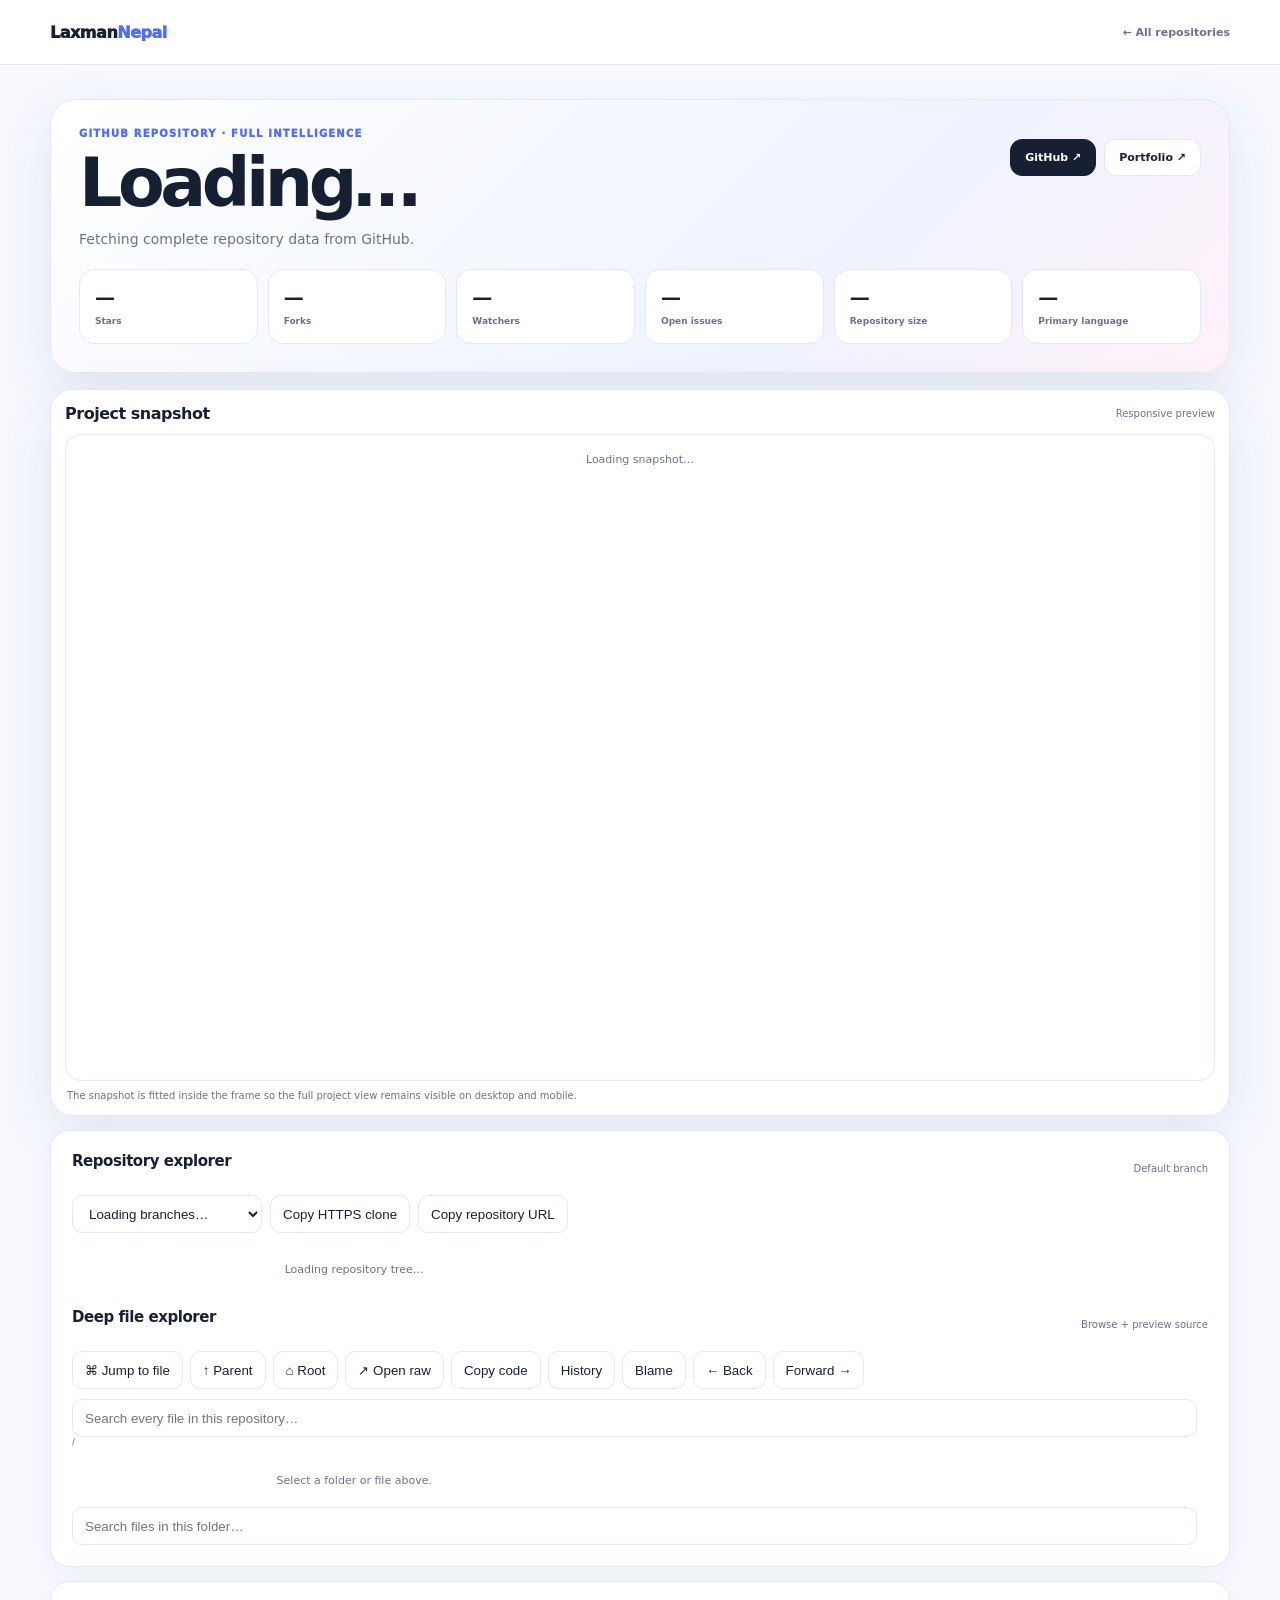
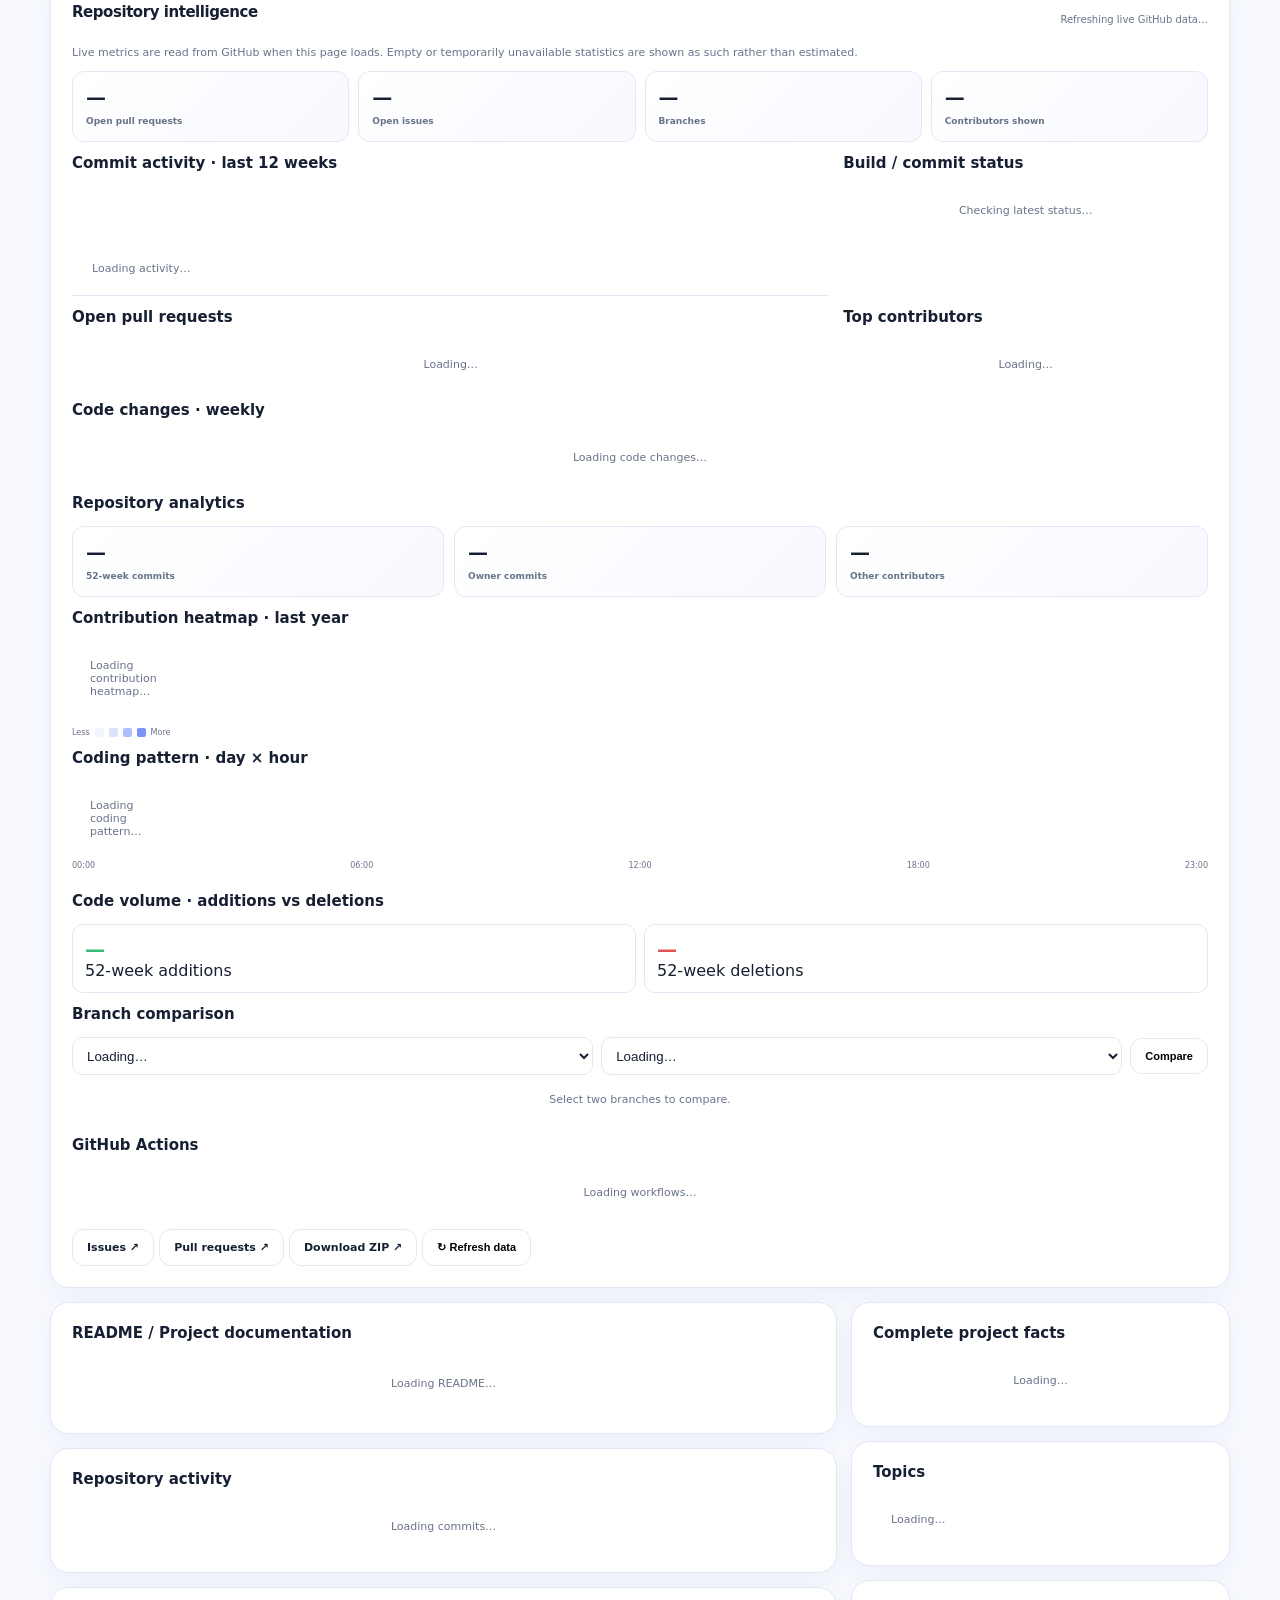
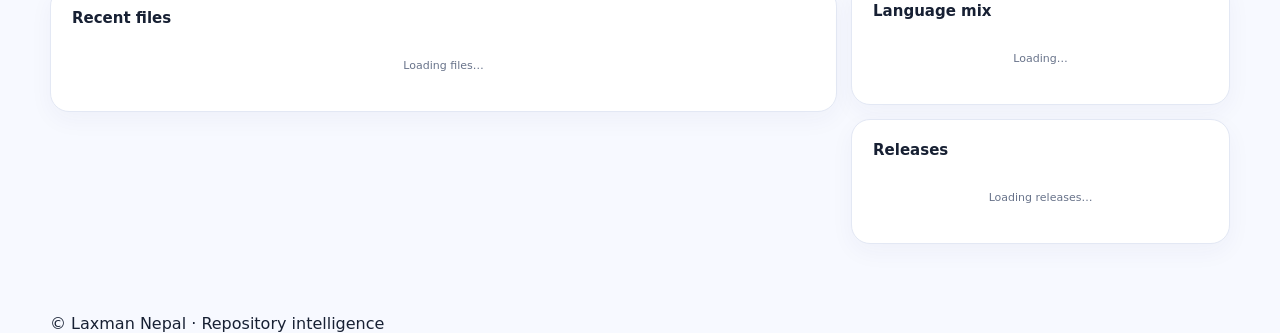
<file: repo.html>
<!doctype html>
<html lang="en">
<head>
<meta charset="utf-8">
<meta name="viewport" content="width=device-width,initial-scale=1">
<meta name="description" content="Detailed GitHub repository intelligence, project snapshot, README, activity and metadata by Laxman Nepal.">
<title>Repository Details — Laxman Nepal</title>
<link rel="icon" href="https://avatars.githubusercontent.com/u/84069546?v=4">
<style>
:root{--bg:#f7f9ff;--card:#fff;--soft:#f1f5ff;--ink:#172033;--muted:#68738a;--line:#e3e8f4;--blue:#4f6df5;--cyan:#21b6d7;--pink:#ef5da8;--green:#35b879;--shadow:0 18px 55px rgba(37,55,105,.10)}
*{box-sizing:border-box}html{scroll-behavior:smooth}body{margin:0;background:var(--bg);color:var(--ink);font-family:Inter,system-ui,-apple-system,BlinkMacSystemFont,"Segoe UI",sans-serif}a{color:inherit}.wrap{width:min(1180px,calc(100% - 32px));margin:auto}
header{position:sticky;top:0;z-index:20;background:#ffffffec;backdrop-filter:blur(18px);border-bottom:1px solid var(--line)}nav{min-height:64px;display:flex;align-items:center;justify-content:space-between;gap:12px}.brand{font-weight:950;text-decoration:none;letter-spacing:-.03em}.brand span{color:var(--blue)}.back{font-size:11px;font-weight:900;color:var(--muted);text-decoration:none}
main{padding:34px 0 70px}.hero{padding:28px;border:1px solid var(--line);border-radius:26px;background:linear-gradient(135deg,#fff,#eef3ff 65%,#fff1f8);box-shadow:var(--shadow)}.eyebrow{font-size:10px;font-weight:950;letter-spacing:.12em;color:var(--blue)}.title{display:flex;align-items:flex-start;justify-content:space-between;gap:22px}.title h1{font-size:clamp(34px,6vw,68px);line-height:.95;letter-spacing:-.065em;margin:12px 0}.title p{max-width:820px;color:var(--muted);line-height:1.7;font-size:14px;margin:0}.actions{display:flex;gap:8px;flex-wrap:wrap;justify-content:flex-end}.btn{display:inline-flex;align-items:center;justify-content:center;padding:11px 14px;border:1px solid var(--line);border-radius:12px;background:#fff;text-decoration:none;font-size:11px;font-weight:900;white-space:nowrap}.primary{background:var(--ink);color:#fff;border-color:var(--ink)}
.stats{display:grid;grid-template-columns:repeat(6,1fr);gap:10px;margin-top:18px}.stat{padding:15px;border:1px solid var(--line);border-radius:15px;background:#fff}.stat b{display:block;font-size:20px;letter-spacing:-.03em}.stat span{font-size:9px;color:var(--muted);font-weight:800}
.snapshot{margin-top:16px;padding:14px;border:1px solid var(--line);border-radius:22px;background:#fff;box-shadow:var(--shadow)}.sectionHead{display:flex;justify-content:space-between;align-items:center;gap:10px;margin-bottom:11px}.sectionHead h2{font-size:16px;margin:0;letter-spacing:-.03em}.sectionHead span{font-size:10px;color:var(--muted)}.preview{position:relative;width:100%;aspect-ratio:16/9;overflow:hidden;border:1px solid var(--line);border-radius:16px;background:#fff}.preview img,.preview iframe{width:100%;height:100%;display:block;border:0}.preview img{object-fit:contain;object-position:center;background:#fff}.previewBar{position:absolute;left:12px;right:12px;bottom:12px;display:flex;justify-content:flex-end;pointer-events:none}.previewBtn{pointer-events:auto;border:1px solid #ffffffaa;background:#172033ee;color:#fff;border-radius:11px;padding:10px 13px;font-size:11px;font-weight:900;cursor:pointer;backdrop-filter:blur(12px)}.previewNote{font-size:10px;color:var(--muted);margin:9px 2px 0}
.grid{display:grid;grid-template-columns:minmax(0,1.35fr) minmax(280px,.65fr);gap:14px;margin-top:14px}.panel{padding:21px;border:1px solid var(--line);border-radius:19px;background:#fff;box-shadow:0 8px 25px rgba(37,55,105,.045)}.panel h2{font-size:15px;margin:0 0 14px}.readme{font-size:13px;line-height:1.75;white-space:pre-wrap;max-height:700px;overflow:auto}.facts{display:grid;gap:8px}.fact{display:flex;justify-content:space-between;align-items:center;gap:12px;padding:10px;border:1px solid var(--line);border-radius:11px;font-size:10px}.fact span{color:var(--muted);text-align:right;overflow-wrap:anywhere}.topics{display:flex;gap:6px;flex-wrap:wrap}.topic{padding:6px 9px;border-radius:8px;background:var(--soft);color:#5369d9;font-size:9px;font-weight:900}.commits,.releases,.files{display:grid;gap:8px}.commit,.release,.file{display:block;padding:11px;border:1px solid var(--line);border-radius:11px;text-decoration:none}.commit strong,.release strong,.file strong{display:block;font-size:11px;white-space:nowrap;overflow:hidden;text-overflow:ellipsis}.commit span,.release span,.file span{display:block;color:var(--muted);font-size:9px;margin-top:4px}.languages{display:grid;gap:8px}.langRow{display:grid;grid-template-columns:110px 1fr 55px;align-items:center;gap:8px;font-size:10px}.bar{height:8px;background:var(--soft);border-radius:99px;overflow:hidden}.bar i{display:block;height:100%;background:linear-gradient(90deg,var(--blue),var(--cyan));border-radius:99px}.explorerBar{display:flex;gap:8px;flex-wrap:wrap;margin-bottom:12px}.explorerBar select,.copyBtn{min-height:38px;border:1px solid var(--line);border-radius:10px;background:#fff;padding:0 12px;font:800 10px inherit;color:var(--ink)}.explorerBar select{min-width:190px}.copyBtn{cursor:pointer}.copyBtn:hover{border-color:#b9c5ed;background:var(--soft)}.tree{display:grid;grid-template-columns:repeat(2,minmax(0,1fr));gap:7px}.treeItem{display:flex;align-items:center;gap:8px;padding:10px 11px;border:1px solid var(--line);border-radius:10px;text-decoration:none;background:#fff;min-width:0}.treeItem:hover{background:var(--soft);transform:translateY(-1px)}.treeIcon{width:22px;height:22px;display:grid;place-items:center;border-radius:7px;background:var(--soft);font-size:11px;flex:0 0 auto}.treeName{font-size:10px;font-weight:850;white-space:nowrap;overflow:hidden;text-overflow:ellipsis}.treeMeta{margin-left:auto;color:var(--muted);font-size:8px;white-space:nowrap}.status{color:var(--muted);font-size:11px;padding:18px;text-align:center}.intelGrid{display:grid;grid-template-columns:repeat(4,minmax(0,1fr));gap:9px}.intelCard{padding:13px;border:1px solid var(--line);border-radius:12px;background:linear-gradient(135deg,#fff,#f7f9ff)}.intelCard b{display:block;font-size:20px}.intelCard span{font-size:9px;color:var(--muted);font-weight:800}.intelList{display:grid;gap:7px}.intelItem{display:flex;justify-content:space-between;gap:10px;align-items:center;padding:10px;border:1px solid var(--line);border-radius:10px;text-decoration:none}.intelItem strong{font-size:10px;white-space:nowrap;overflow:hidden;text-overflow:ellipsis}.intelItem span{font-size:9px;color:var(--muted)}.pulse{display:inline-flex;align-items:center;gap:6px}.dot{width:8px;height:8px;border-radius:50%;background:var(--green);display:inline-block}.dot.warn{background:#f5a623}.dot.bad{background:#e05252}.activityChart{display:flex;align-items:flex-end;gap:5px;height:110px;padding:10px 2px 2px;border-bottom:1px solid var(--line)}.activityChart i{flex:1;min-width:3px;background:linear-gradient(180deg,var(--blue),var(--cyan));border-radius:5px 5px 0 0;position:relative}.activityChart i span{position:absolute;bottom:-18px;left:50%;transform:translateX(-50%);font-size:7px;color:var(--muted)}.analyticsGrid{display:grid;grid-template-columns:repeat(3,minmax(0,1fr));gap:10px}.metric{padding:13px;border:1px solid var(--line);border-radius:12px;background:linear-gradient(135deg,#fff,#f7f9ff)}.heatmapWrap{overflow:auto;padding-bottom:4px}.heatmap{display:grid;grid-template-columns:repeat(52,minmax(7px,1fr));gap:3px;min-width:430px}.heatCol{display:grid;grid-template-rows:repeat(7,7px);gap:3px}.heatCell,.punchCell{border-radius:2px;background:var(--soft)}.heatCell[data-l="1"],.punchCell[data-l="1"]{background:#dbe4ff}.heatCell[data-l="2"],.punchCell[data-l="2"]{background:#aebfff}.heatCell[data-l="3"],.punchCell[data-l="3"]{background:#7d93f8}.heatCell[data-l="4"],.punchCell[data-l="4"]{background:var(--blue)}.heatLegend{display:flex;align-items:center;gap:5px;font-size:8px;color:var(--muted);margin-top:8px}.heatLegend i{width:9px;height:9px;border-radius:2px;background:var(--soft)}.heatLegend i:nth-of-type(2){background:#dbe4ff}.heatLegend i:nth-of-type(3){background:#aebfff}.heatLegend i:nth-of-type(4){background:#7d93f8}.heatLegend i:nth-of-type(5){background:var(--blue)}.punchWrap{overflow:auto}.punch{display:grid;grid-template-columns:repeat(24,minmax(10px,1fr));gap:2px;min-width:300px}.punchRow{display:contents}.punchCell{height:9px}.axis{display:flex;justify-content:space-between;color:var(--muted);font-size:8px;margin-top:5px}.pattern{display:grid;grid-template-columns:repeat(3,minmax(0,1fr));gap:8px;margin-top:10px}.patternBox{padding:11px;border:1px solid var(--line);border-radius:10px;background:var(--soft)}.patternBox b{display:block;font-size:16px}.patternBox span{font-size:8px;color:var(--muted)}.metric b{display:block;font-size:20px}.metric span{font-size:9px;color:var(--muted);font-weight:800}.compareBar{display:grid;grid-template-columns:1fr 1fr auto;gap:8px;align-items:center}.compareBar select{min-height:38px;border:1px solid var(--line);border-radius:10px;background:#fff;padding:0 10px;font:800 10px inherit;color:var(--ink)}.compareResult{display:grid;grid-template-columns:repeat(4,1fr);gap:8px;margin-top:10px}.compareMetric{padding:11px;border:1px solid var(--line);border-radius:10px;background:var(--soft)}.compareMetric b{display:block;font-size:17px}.compareMetric span{font-size:8px;color:var(--muted)}.compareFiles{display:grid;gap:6px;margin-top:10px}.compareFile{display:flex;justify-content:space-between;gap:8px;padding:9px;border:1px solid var(--line);border-radius:9px;font-size:9px}.compareFile strong{overflow:hidden;text-overflow:ellipsis;white-space:nowrap}.compareFile span{white-space:nowrap}.compareFile .plus{color:var(--green)}.compareFile .minus{color:#e05252}@media(max-width:560px){.compareBar{grid-template-columns:1fr}.compareResult{grid-template-columns:repeat(2,1fr)}}.bars{display:grid;gap:7px}.barRow{display:grid;grid-template-columns:58px 1fr 52px;gap:8px;align-items:center;font-size:9px}.barRow .bar{height:10px}.diff{display:grid;grid-template-columns:1fr 1fr;gap:8px}.diffBox{padding:12px;border:1px solid var(--line);border-radius:11px}.diffBox b{display:block;font-size:20px}.add{color:var(--green)}.del{color:#e05252}.deepTools{display:flex;gap:7px;flex-wrap:wrap;margin-bottom:10px} .deepSearch{display:flex;gap:7px;width:100%;margin-top:2px}.deepSearch input{flex:1;min-height:38px;border:1px solid var(--line);border-radius:10px;padding:0 12px;font:800 10px inherit;color:var(--ink);background:#fff}.deepSearch input:focus{outline:2px solid #cdd7ff}.searchCount{font-size:9px;color:var(--muted);padding:7px 2px}.lineView{display:grid;grid-template-columns:auto 1fr;min-width:max-content}.lineNums{padding:14px 10px;text-align:right;color:#66789c;border-right:1px solid #26344f;user-select:none}.lineCode{margin:0;padding:14px 14px}.lineNum{display:block;line-height:1.65}.codeLine{display:block;line-height:1.65}.codeLine.match{background:#253552;border-radius:4px}.codeTools{display:flex;gap:7px;flex-wrap:wrap;padding:9px 11px;background:#111c31;border-top:1px solid #26344f}.codeTools input{min-width:90px;flex:1;border:1px solid #334566;border-radius:8px;background:#0b1324;color:#fff;padding:8px 9px;font:800 9px ui-monospace,SFMono-Regular,Menlo,Consolas,monospace}.codeTools button{border:1px solid #334566;border-radius:8px;background:#17233a;color:#fff;padding:8px 10px;font:900 9px inherit;cursor:pointer}.codeTools button:hover{background:#223352}.codeFindInfo{font-size:8px;color:#9fb0d0;align-self:center;white-space:nowrap}.tok-key{color:#8fb5ff}.tok-string{color:#b8e986}.tok-number{color:#ffd580}.tok-comment{color:#7f91ad}.tok-tag{color:#f7a8d0}.tok-attr{color:#9ee7ff}.tok-bool{color:#d6a8ff}.lineFocus{outline:2px solid #4f6df5;outline-offset:-2px;background:#24385f!important}.codeStage{display:grid;grid-template-columns:minmax(0,1fr) 112px;min-width:0}.minimap{display:block;max-height:560px;overflow:hidden;border-left:1px solid #26344f;background:#0b1324;padding:10px 7px;font:7px/1.45 ui-monospace,SFMono-Regular,Menlo,Consolas,monospace;color:#5e7195;user-select:none}.miniLine{display:block;height:10px;overflow:hidden;white-space:nowrap;border-radius:2px;padding:0 3px;cursor:pointer;opacity:.72}.miniLine:hover,.miniLine.active{background:#223352;color:#dbe7ff;opacity:1}@media(max-width:760px){.codeStage{grid-template-columns:1fr}.minimap{display:none}}.command{display:none;position:fixed;inset:0;background:#17203355;backdrop-filter:blur(8px);z-index:50;padding:12vh 18px}.command.open{display:block}.commandBox{width:min(680px,100%);margin:auto;background:#fff;border:1px solid var(--line);border-radius:18px;box-shadow:var(--shadow);overflow:hidden}.commandBox input{width:100%;border:0;border-bottom:1px solid var(--line);padding:16px;font:900 13px inherit;outline:0}.commandResults{max-height:420px;overflow:auto}.commandItem{display:block;width:100%;text-align:left;border:0;border-bottom:1px solid var(--line);background:#fff;padding:12px 15px;cursor:pointer}.commandItem:hover{background:var(--soft)}.commandItem strong{display:block;font-size:11px}.commandItem span{font-size:9px;color:var(--muted)}.crumb{display:flex;align-items:center;gap:5px;flex-wrap:wrap;font-size:9px;color:var(--muted);margin-bottom:9px}.crumbBtn{border:0;background:transparent;padding:2px 0;color:var(--blue);font:800 9px inherit;cursor:pointer}.crumbBtn:hover{text-decoration:underline}.codeSub{font-size:8px;color:#9fb0d0;margin-top:3px}.fileTabs{display:flex;gap:5px;overflow:auto;padding:7px 8px 0;background:#0f172a;border-bottom:1px solid #26344f}.fileTab{display:flex;align-items:center;gap:7px;max-width:220px;padding:8px 10px;border:1px solid #26344f;border-bottom:0;border-radius:8px 8px 0 0;background:#17233a;color:#9fb0d0;font:800 9px inherit;cursor:pointer;white-space:nowrap}.fileTab.active{background:#0b1324;color:#fff}.fileTab button{border:0;background:transparent;color:inherit;cursor:pointer;padding:0;font-weight:900}.fileNav{display:flex;gap:7px;flex-wrap:wrap;padding:8px 11px;background:#111c31;border-top:1px solid #26344f}.fileNav button{border:1px solid #334566;border-radius:8px;background:#17233a;color:#fff;padding:8px 10px;font:900 9px inherit;cursor:pointer}.fileNav button:disabled{opacity:.4;cursor:not-allowed}.diffWrap{margin-top:8px;border:1px solid var(--line);border-radius:10px;overflow:auto;background:#0f172a}.diffLine{display:grid;grid-template-columns:28px 1fr;min-width:620px;font:11px/1.55 ui-monospace,SFMono-Regular,Menlo,Consolas,monospace}.diffMark{padding:2px 7px;text-align:center;color:#7f91ad;user-select:none}.diffText{padding:2px 10px;white-space:pre;color:#dbe7ff}.diffAdd{background:#123c2c}.diffAdd .diffText{color:#b8f3c9}.diffDel{background:#49232a}.diffDel .diffText{color:#ffc1c8}.diffCtx{background:#0f172a}.diffFile{border:1px solid var(--line);border-radius:10px;overflow:hidden;margin-top:7px}.diffFileHead{display:flex;justify-content:space-between;gap:8px;padding:10px;background:var(--soft);font-size:9px}.diffFileHead strong{overflow:hidden;text-overflow:ellipsis;white-space:nowrap}.diffToggle{border:1px solid var(--line);background:#fff;border-radius:7px;padding:5px 8px;font:900 8px inherit;cursor:pointer}.codeActions{display:flex;gap:8px}.codeActions a{color:#fff;text-decoration:none;font-size:9px;font-weight:900}.codeActions a:hover{text-decoration:underline}.historyBadge{font-size:8px;color:#9fb0d0}.fileHistory{margin-top:8px;border:1px solid var(--line);border-radius:11px;overflow:hidden}.historyActions{display:flex;gap:6px;flex-wrap:wrap}.historyAction{border:1px solid var(--line);background:#fff;border-radius:7px;padding:6px 8px;font:900 8px inherit;cursor:pointer;color:var(--ink)}.historyAction:hover{background:var(--soft)}.sideDiff{margin-top:12px;border:1px solid var(--line);border-radius:16px;overflow:hidden;background:#fff}.sideDiffHead{display:flex;justify-content:space-between;gap:10px;align-items:center;padding:10px 12px;background:var(--soft);border-bottom:1px solid var(--line)}.sideDiffGrid{display:grid;grid-template-columns:1fr 1fr;min-width:760px}.sidePane{min-width:0;border-right:1px solid var(--line)}.sidePane:last-child{border-right:0}.sidePaneHead{padding:8px 10px;font-size:10px;font-weight:900;color:var(--muted);border-bottom:1px solid var(--line);position:sticky;top:0;background:#fff;z-index:1}.sideScroll{max-height:520px;overflow:auto}.sideLine{display:grid;grid-template-columns:44px minmax(0,1fr);font:11px/1.55 ui-monospace,SFMono-Regular,Menlo,Consolas,monospace}.sideNum{padding:2px 7px;text-align:right;color:#9aa4b5;background:var(--soft);border-right:1px solid var(--line);user-select:none}.sideCode{padding:2px 9px;white-space:pre-wrap;overflow-wrap:anywhere}.sideAdd{background:rgba(53,184,121,.16)}.sideDel{background:rgba(239,93,168,.14)}.sideCtx{background:#fff}.sideEmpty{padding:18px;color:var(--muted);font-size:11px}.diffToolbar{display:flex;gap:7px;flex-wrap:wrap;padding:9px 10px;border-bottom:1px solid var(--line)}.diffToolbar button{border:1px solid var(--line);background:#fff;border-radius:9px;padding:7px 9px;font-weight:800;font-size:10px;cursor:pointer}.diffToolbar button:hover{border-color:var(--blue);color:var(--blue)}.reviewToolbar{display:flex;gap:7px;flex-wrap:wrap;padding:9px 10px;border-bottom:1px solid var(--line);background:#fff}.reviewToolbar button{border:1px solid var(--line);background:#fff;border-radius:9px;padding:7px 9px;font-weight:850;font-size:10px;cursor:pointer}.reviewToolbar button.active{background:var(--ink);color:#fff;border-color:var(--ink)}.reviewToolbar .reviewCount{margin-left:auto;align-self:center;font-size:9px;color:var(--muted);font-weight:800}.reviewLine{cursor:pointer}.reviewLine:hover{outline:1px solid #b9c5ed;outline-offset:-1px}.reviewLine.focused{outline:2px solid var(--blue);outline-offset:-2px}.reviewNote{display:grid;grid-template-columns:1fr auto;gap:8px;padding:10px;border-top:1px solid var(--line);background:var(--soft)}.reviewNote textarea{min-height:58px;resize:vertical;border:1px solid var(--line);border-radius:9px;padding:9px;font:700 10px/1.45 inherit;background:#fff;color:var(--ink)}.reviewNote button{align-self:end;border:1px solid var(--ink);background:var(--ink);color:#fff;border-radius:9px;padding:8px 10px;font:900 9px inherit;cursor:pointer}.reviewNotes{padding:8px 10px;border-top:1px solid var(--line);display:grid;gap:6px}.reviewNoteItem{padding:8px 9px;border:1px solid var(--line);border-radius:8px;background:#fff;font-size:9px}.reviewNoteItem b{display:block;font-size:8px;color:var(--blue);margin-bottom:3px}@media(max-width:760px){.sideDiffGrid{grid-template-columns:1fr;min-width:0}.sidePane{border-right:0;border-bottom:1px solid var(--line)}.sideScroll{max-height:360px}.sideDiff{overflow:hidden}.sideLine{font-size:10px}}</style>
</head>
<body>
<header><div class="wrap"><nav><a class="brand" href="index.html">Laxman<span>Nepal</span></a><a class="back" href="index.html#repositories">← All repositories</a></nav></div></header>
<main><div class="wrap">
<section class="hero">
<div class="eyebrow">GITHUB REPOSITORY · FULL INTELLIGENCE</div>
<div class="title"><div><h1 id="name">Loading…</h1><p id="description">Fetching complete repository data from GitHub.</p></div><div class="actions"><a id="github" class="btn primary" target="_blank" rel="noopener">GitHub ↗</a><a id="homepage" class="btn" target="_blank" rel="noopener" style="display:none">Live demo ↗</a><a class="btn" href="index.html#repositories">Portfolio ↗</a></div></div>
<div class="stats">
<div class="stat"><b id="stars">—</b><span>Stars</span></div><div class="stat"><b id="forks">—</b><span>Forks</span></div><div class="stat"><b id="watchers">—</b><span>Watchers</span></div><div class="stat"><b id="issues">—</b><span>Open issues</span></div><div class="stat"><b id="size">—</b><span>Repository size</span></div><div class="stat"><b id="language">—</b><span>Primary language</span></div>
</div>
</section>

<section class="snapshot">
<div class="sectionHead"><h2>Project snapshot</h2><span id="snapshotLabel">Responsive preview</span></div>
<div class="preview" id="preview"><div class="status">Loading snapshot…</div></div>
<div class="previewNote" id="previewNote">The snapshot is fitted inside the frame so the full project view remains visible on desktop and mobile.</div>
</section>

<section class="panel explorerPanel" style="margin-top:14px">
<div class="sectionHead"><h2>Repository explorer</h2><span id="branchLabel">Default branch</span></div>
<div class="explorerBar">
<select id="branchSelect" aria-label="Select branch"><option>Loading branches…</option></select>
<button class="copyBtn" id="cloneHttps" type="button">Copy HTTPS clone</button>
<button class="copyBtn" id="copyUrl" type="button">Copy repository URL</button>
</div>
<div id="tree" class="tree"><div class="status">Loading repository tree…</div></div><div id="deepExplorer" style="margin-top:14px"><div class="sectionHead"><h2>Deep file explorer</h2><span>Browse + preview source</span></div><div class="deepTools"><button class="copyBtn" id="jumpFile" type="button">⌘ Jump to file</button><button class="copyBtn" id="upDir" type="button">↑ Parent</button><button class="copyBtn" id="rootDir" type="button">⌂ Root</button><button class="copyBtn" id="rawFile" type="button">↗ Open raw</button><button class="copyBtn" id="copyCode" type="button">Copy code</button><button class="copyBtn" id="fileHistoryBtn" type="button">History</button><button class="copyBtn" id="blameBtn" type="button">Blame</button><button class="copyBtn" id="backExplorer" type="button">← Back</button><button class="copyBtn" id="forwardExplorer" type="button">Forward →</button></div><div class="deepSearch"><input id="repoFileSearch" type="search" placeholder="Search every file in this repository…"><span id="repoFileCount" class="searchCount"></span></div><div id="crumb" class="crumb">/</div><div id="deepTree" class="tree"><div class="status">Select a folder or file above.</div></div><div class="deepSearch"><input id="fileSearch" type="search" placeholder="Search files in this folder…"><span id="searchCount" class="searchCount"></span></div><div id="filePreview"></div></div>
</section>

<section class="panel" style="margin-top:14px" id="intelligence">
<div class="sectionHead"><h2>Repository intelligence</h2><span class="lastRefresh" id="lastRefresh">Refreshing live GitHub data…</span></div><div class="status" style="text-align:left;padding:0 0 12px">Live metrics are read from GitHub when this page loads. Empty or temporarily unavailable statistics are shown as such rather than estimated.</div>
<div class="intelGrid">
<div class="intelCard"><b id="openPrs">—</b><span>Open pull requests</span></div>
<div class="intelCard"><b id="openIssues">—</b><span>Open issues</span></div>
<div class="intelCard"><b id="branches">—</b><span>Branches</span></div>
<div class="intelCard"><b id="contributors">—</b><span>Contributors shown</span></div>
</div>
<div class="grid" style="margin-top:12px">
<div>
<h2>Commit activity · last 12 weeks</h2>
<div id="activityChart" class="activityChart"><div class="status">Loading activity…</div></div>
</div>
<div>
<h2>Build / commit status</h2>
<div id="statusBox" class="status">Checking latest status…</div>
</div>
</div>
<div class="grid" style="margin-top:12px">
<div>
<h2>Open pull requests</h2>
<div id="prList" class="intelList"><div class="status">Loading…</div></div>
</div>
<div>
<h2>Top contributors</h2>
<div id="contributorList" class="intelList"><div class="status">Loading…</div></div>
</div>
</div>
<div style="margin-top:12px"><h2>Code changes · weekly</h2><div id="codeFrequency" class="bars"><div class="status">Loading code changes…</div></div></div>
<div style="margin-top:12px"><h2>Repository analytics</h2><div id="analytics" class="analyticsGrid"><div class="metric"><b id="totalCommits">—</b><span>52-week commits</span></div><div class="metric"><b id="ownerCommits">—</b><span>Owner commits</span></div><div class="metric"><b id="otherCommits">—</b><span>Other contributors</span></div></div></div><div style="margin-top:12px"><h2>Contribution heatmap · last year</h2><div class="heatmapWrap"><div id="heatmap" class="heatmap"><div class="status">Loading contribution heatmap…</div></div></div><div class="heatLegend"><span>Less</span><i></i><i></i><i></i><i></i><span>More</span></div></div><div style="margin-top:12px"><h2>Coding pattern · day × hour</h2><div class="punchWrap"><div id="punchCard" class="punch"><div class="status">Loading coding pattern…</div></div><div class="axis"><span>00:00</span><span>06:00</span><span>12:00</span><span>18:00</span><span>23:00</span></div></div><div id="patternSummary" class="pattern"></div></div><div style="margin-top:12px"><h2>Code volume · additions vs deletions</h2><div id="diffSummary" class="diff"><div class="diffBox"><b class="add" id="totalAdditions">—</b><span>52-week additions</span></div><div class="diffBox"><b class="del" id="totalDeletions">—</b><span>52-week deletions</span></div></div></div><div style="margin-top:12px"><h2>Branch comparison</h2><div class="compareBar"><select id="compareBase" aria-label="Base branch"><option>Loading…</option></select><select id="compareHead" aria-label="Compare branch"><option>Loading…</option></select><button class="btn refresh" id="compareBtn" type="button">Compare</button></div><div id="compareResult"><div class="status">Select two branches to compare.</div></div></div>
<div style="margin-top:12px"><h2>GitHub Actions</h2><div id="workflowList" class="intelList"><div class="status">Loading workflows…</div></div></div><div style="margin-top:12px" class="quick">
<a id="issuesLink" class="btn" target="_blank" rel="noopener">Issues ↗</a>
<a id="prsLink" class="btn" target="_blank" rel="noopener">Pull requests ↗</a>
<a id="zipLink" class="btn" target="_blank" rel="noopener">Download ZIP ↗</a>
<button class="btn refresh" id="refreshBtn" type="button">↻ Refresh data</button>
</div>
</section>

<section class="grid">
<div>
<article class="panel"><h2>README / Project documentation</h2><div id="readme" class="readme"><div class="status">Loading README…</div></div></article>
<article class="panel" style="margin-top:14px"><h2>Repository activity</h2><div id="commits" class="commits"><div class="status">Loading commits…</div></div></article>
<article class="panel" style="margin-top:14px"><h2>Recent files</h2><div id="files" class="files"><div class="status">Loading files…</div></div></article>
</div>
<aside>
<article class="panel"><h2>Complete project facts</h2><div id="facts" class="facts"><div class="status">Loading…</div></div></article>
<article class="panel" style="margin-top:14px"><h2>Topics</h2><div id="topics" class="topics"><div class="status">Loading…</div></div></article>
<article class="panel" style="margin-top:14px"><h2>Language mix</h2><div id="languages" class="languages"><div class="status">Loading…</div></div></article>
<article class="panel" style="margin-top:14px"><h2>Releases</h2><div id="releases" class="releases"><div class="status">Loading releases…</div></div></article>
</aside>
</section>
</div></main>
<footer class="footer"><div class="wrap">© <span id="year"></span> Laxman Nepal · Repository intelligence</div></footer>
<script>
(()=>{'use strict';
const OWNER='LaxmanNepal',API='https://api.github.com',q=new URLSearchParams(location.search),repo=q.get('repo');let repoData=null;let defaultRef=null;
const $=id=>document.getElementById(id);
const esc=v=>String(v??'').replace(/[&<>"']/g,c=>({'&':'&amp;','<':'&lt;','>':'&gt;','"':'&quot;',"'":'&#39;'}[c]));
const n=v=>new Intl.NumberFormat().format(v||0);
const ago=d=>{if(!d)return'—';const x=Math.max(0,(Date.now()-new Date(d))/86400000);return x<1?Math.max(1,Math.floor(x*24))+'h ago':x<30?Math.floor(x)+'d ago':x<365?Math.floor(x/30)+'mo ago':Math.floor(x/365)+'y ago'};
const urlFrom=v=>{const m=String(v||'').match(/https?:\/\/[^\s<>"')]+/i);return m?m[0].replace(/[.,;]+$/,''):null};
async function api(path,retry=0){const r=await fetch(API+path,{headers:{Accept:'application/vnd.github+json','X-GitHub-Api-Version':'2026-03-10'}});if(r.status===202&&retry<1){await new Promise(res=>setTimeout(res,1400));return api(path,retry+1)}if(!r.ok)throw Error('GitHub '+r.status);return r.json()}
function fallbackSnapshot(r){const title=esc(r.name||repo),lang=esc(r.language||'Open Source'),desc=esc((r.description||'Laxman Nepal project').slice(0,100));return'data:image/svg+xml;charset=UTF-8,'+encodeURIComponent('<svg xmlns="http://www.w3.org/2000/svg" width="1200" height="675" viewBox="0 0 1200 675"><rect width="1200" height="675" fill="#f7f9ff"/><rect x="35" y="35" width="1130" height="605" rx="32" fill="#fff" stroke="#e3e8f4"/><circle cx="85" cy="85" r="10" fill="#4f6df5"/><text x="115" y="92" font-family="Arial" font-size="22" font-weight="700" fill="#172033">LAXMAN NEPAL · PROJECT SNAPSHOT</text><text x="80" y="230" font-family="Arial" font-size="64" font-weight="800" fill="#172033">'+title+'</text><text x="80" y="285" font-family="Arial" font-size="24" fill="#4f6df5">'+lang+'</text><text x="80" y="350" font-family="Arial" font-size="22" fill="#68738a">'+desc+'</text><text x="80" y="575" font-family="Arial" font-size="18" fill="#68738a">github.com/LaxmanNepal/'+title+'</text></svg>')}

async function loadTree(ref){try{const items=await api('/repos/'+OWNER+'/'+encodeURIComponent(repo)+'/contents?ref='+encodeURIComponent(ref));const list=Array.isArray(items)?items:[];$('tree').innerHTML=list.length?list.map(x=>'<a class="treeItem" href="'+esc(x.html_url||x.download_url||(repoData?.html_url||'#'))+'" target="_blank" rel="noopener"><span class="treeIcon">'+(x.type==='dir'?'📁':'📄')+'</span><span class="treeName">'+esc(x.name)+'</span><span class="treeMeta">'+esc(x.type==='dir'?'folder':(x.size?((x.size/1024).toFixed(1)+' KB'):'file'))+'</span></a>').join(''):'<div class="status">Repository is empty.</div>'}catch(e){$('tree').innerHTML='<div class="status error">Could not load this branch.</div>'}}
let deepPath='';
let activeFile=null;

function iconFor(name,type){
  if(type==='dir') return '📁';
  const ext=(name.split('.').pop()||'').toLowerCase();
  if(['js','jsx','ts','tsx'].includes(ext)) return '⚡';
  if(['css','scss','less'].includes(ext)) return '🎨';
  if(['html','htm'].includes(ext)) return '🌐';
  if(['md','txt','rst'].includes(ext)) return '📝';
  if(['json','yaml','yml','toml'].includes(ext)) return '⚙️';
  if(['py','php','java','c','cpp','h','cs','go','rs','rb','sh'].includes(ext)) return '⌘';
  if(['png','jpg','jpeg','gif','webp','svg','ico'].includes(ext)) return '🖼️';
  return '📄';
}

function formatBytes(bytes){
  if(bytes===0) return '0 B';
  if(!bytes) return '—';
  const units=['B','KB','MB','GB'];
  const i=Math.min(Math.floor(Math.log(bytes)/Math.log(1024)),units.length-1);
  return (bytes/Math.pow(1024,i)).toFixed(i?1:0)+' '+units[i];
}

function decodeBase64Utf8(value){
  const bin=atob((value||'').replace(/\\s/g,''));
  const bytes=Uint8Array.from(bin,c=>c.charCodeAt(0));
  return new TextDecoder('utf-8',{fatal:false}).decode(bytes);
}

let deepItems=[];
let allRepoFiles=[];
function renderDeepItems(list){
  deepItems=list||[];
  const q=($('fileSearch')?.value||'').trim().toLowerCase();
  const filtered=q?deepItems.filter(x=>String(x.name).toLowerCase().includes(q)||String(x.path).toLowerCase().includes(q)):deepItems;
  $('searchCount').textContent=q?(filtered.length+' match'+(filtered.length===1?'':'es')):'';
  $('deepTree').innerHTML=filtered.length?filtered.map(x=>'<button class="treeItem deepItem" type="button" data-path="'+esc(x.path)+'" data-type="'+esc(x.type)+'"><span class="treeIcon">'+iconFor(x.name,x.type)+'</span><span class="treeName">'+esc(x.name)+'</span><span class="treeMeta">'+esc(x.type==='dir'?'Folder':formatBytes(x.size))+'</span></button>').join(''):'<div class="status">No matching files in this folder.</div>';
  [...$('deepTree').querySelectorAll('[data-path]')].forEach(b=>b.onclick=()=>b.dataset.type==='dir'?loadDeep(b.dataset.path):previewFile(b.dataset.path));
}
function openCommand(){
  $('command').classList.add('open');$('command').setAttribute('aria-hidden','false');$('commandInput').value='';renderCommandResults('');setTimeout(()=>$('commandInput').focus(),20);
}
function closeCommand(){ $('command').classList.remove('open');$('command').setAttribute('aria-hidden','true'); }
function renderCommandResults(q){
  const term=(q||'').trim().toLowerCase();
  const arr=(allRepoFiles||[]).filter(x=>!term||x.path.toLowerCase().includes(term)).slice(0,60);
  $('commandResults').innerHTML=arr.length?arr.map(x=>'<button class="commandItem" type="button" data-command-path="'+esc(x.path)+'"><strong>'+esc(x.path)+'</strong><span>'+esc(x.type||'file')+' · '+formatBytes(x.size||0)+'</span></button>').join(''):'<div class="status">No files found.</div>';
  [...$('commandResults').querySelectorAll('[data-command-path]')].forEach(b=>b.onclick=()=>{closeCommand();const p=b.dataset.commandPath;const dir=p.includes('/')?p.split('/').slice(0,-1).join('/') : '';loadDeep(dir).then(()=>previewFile(p));});
}
function fileLanguage(name){
  const ext=(name.split('.').pop()||'').toLowerCase();
  const map={js:'JavaScript',jsx:'JSX',ts:'TypeScript',tsx:'TSX',html:'HTML',htm:'HTML',css:'CSS',scss:'SCSS',json:'JSON',md:'Markdown',txt:'Text',yaml:'YAML',yml:'YAML',py:'Python',php:'PHP',java:'Java',c:'C',cpp:'C++',h:'C/C++ Header',cs:'C#',go:'Go',rs:'Rust',rb:'Ruby',sh:'Shell',sql:'SQL',xml:'XML',svg:'SVG'};
  return map[ext]||ext.toUpperCase()||'File';
}

function deepBreadcrumb(path){
  const parts=path?path.split('/').filter(Boolean):[];
  const bits=['<button class="crumbBtn" type="button" data-crumb="">Repository</button>'];
  let acc='';
  parts.forEach((p,i)=>{
    acc += (acc?'/':'')+p;
    bits.push('<span>›</span><button class="crumbBtn" type="button" data-crumb="'+esc(acc)+'">'+esc(p)+'</button>');
  });
  $('crumb').innerHTML=bits.join('');
  [...$('crumb').querySelectorAll('[data-crumb]')].forEach(b=>b.onclick=()=>loadDeep(b.dataset.crumb||''));
}

async function loadDeep(path='',recordHistory=true){
  deepPath=path;
  const ref=defaultRef||repoData?.default_branch;
  $('filePreview').innerHTML='';
  $('deepTree').innerHTML='<div class="status">Loading '+esc(path||'repository root')+'…</div>';
  deepBreadcrumb(path);
  try{
    const endpoint='/repos/'+OWNER+'/'+encodeURIComponent(repo)+'/contents/'+(path?path.split('/').map(encodeURIComponent).join('/'):'')+'?ref='+encodeURIComponent(ref);
    const items=await api(endpoint);
    const list=(Array.isArray(items)?items:[items]).sort((a,b)=>{
      if(a.type!==b.type) return a.type==='dir'?-1:1;
      return String(a.name).localeCompare(String(b.name));
    });
    $('upDir').disabled=!path;
    $('upDir').style.opacity=path?.length?'1':'.5';
    $('deepTree').innerHTML=list.length?list.map(x=>{
      const meta=x.type==='dir'?'Folder':formatBytes(x.size);
      return '<button class="treeItem deepItem" type="button" data-path="'+esc(x.path)+'" data-type="'+esc(x.type)+'" title="'+esc(x.path)+'"><span class="treeIcon">'+iconFor(x.name,x.type)+'</span><span class="treeName">'+esc(x.name)+'</span><span class="treeMeta">'+esc(meta)+'</span></button>';
    }).join(''):'<div class="status">Empty directory.</div>';
    [...$('deepTree').querySelectorAll('[data-path]')].forEach(b=>{
      b.onclick=()=>b.dataset.type==='dir'?loadDeep(b.dataset.path):previewFile(b.dataset.path);
    });
  }catch(e){
    $('deepTree').innerHTML='<div class="status error">Could not load this path. '+esc(e.message||'GitHub API error')+'</div>';
  }
}

function previewRichFile(x,path,content,lang){
  const name=(x.name||path).toLowerCase();
  const ext=name.split('.').pop();
  const url=x.download_url||x.html_url||'#';
  const escText=esc(content);
  if(['png','jpg','jpeg','gif','webp','svg'].includes(ext)){
    $('filePreview').innerHTML='<div class="codePanel"><div class="codeHead"><div><strong>'+esc(x.name||path)+'</strong><div class="codeSub">Image preview · '+formatBytes(Number(x.size||0))+'</div></div><div class="codeActions"><a href="'+esc(url)+'" target="_blank" rel="noopener">Open ↗</a></div></div><div class="mediaPreview"><img src="'+esc(url)+'" alt="'+esc(x.name||path)+'" loading="lazy"></div></div>';
    return true;
  }
  if(ext==='json'){
    try{
      const obj=JSON.parse(content);
      const pretty=JSON.stringify(obj,null,2);
      $('filePreview').innerHTML='<div class="codePanel"><div class="codeHead"><div><strong>'+esc(x.name||path)+'</strong><div class="codeSub">JSON · formatted preview</div></div></div><pre class="jsonPreview">'+highlightCode(pretty,'json')+'</pre></div>';
      return true;
    }catch(e){}
  }
  if(ext==='md'||ext==='markdown'){
    const html=escText
      .replace(/^### (.*)$/gm,'<h4>$1</h4>')
      .replace(/^## (.*)$/gm,'<h3>$1</h3>')
      .replace(/^# (.*)$/gm,'<h2>$1</h2>')
      .replace(/\\*\\*(.*?)\\*\\*/g,'<strong>$1</strong>')
      .replace(/\\[(.*?)\\]\\((.*?)\\)/g,'<a href="$2" target="_blank" rel="noopener">$1</a>')
      .replace(/^[-*] (.*)$/gm,'<li>$1</li>')
      .replace(/\n\n/g,'<br><br>');
    $('filePreview').innerHTML='<div class="codePanel"><div class="codeHead"><div><strong>'+esc(x.name||path)+'</strong><div class="codeSub">Markdown · rendered preview</div></div></div><article class="markdownPreview">'+html+'</article></div>';
    return true;
  }
  if(ext==='csv'){
    const rows=content.trim().split(/\r?\n/).slice(0,300);
    const cells=rows.map(row=>row.split(',').map(v=>v.replace(/^"|"$/g,'')).map(v=>'<td>'+esc(v)+'</td>').join('')).map((row,i)=>i===0?'<tr class="csvHead">'+row+'</tr>':'<tr>'+row+'</tr>').join('');
    $('filePreview').innerHTML='<div class="codePanel"><div class="codeHead"><strong>'+esc(x.name||path)+'</strong><span>CSV · '+rows.length+' rows shown</span></div><div class="csvWrap"><table class="csvTable"><tbody>'+cells+'</tbody></table></div></div>';
    return true;
  }
  return false;
}

async function loadFileHistory(path){
 const host=$('fileHistoryPanel'); if(!host)return;
 host.innerHTML='<div class="status">Loading file history…</div>';
 try{
  const ref=$('branchSelect').value||defaultRef;
  const items=await api('/repos/'+OWNER+'/'+encodeURIComponent(repo)+'/commits?path='+encodeURIComponent(path)+'&per_page=20&sha='+encodeURIComponent(ref));
  host.innerHTML='<div class="fileHistory"><div class="historyHead"><span>FILE HISTORY · '+esc(path)+'</span><span>'+n(items.length)+' recent commits</span></div><div class="historyList">'+(items.length?items.map((x,i)=>'<div class="historyItem"><img class="historyAvatar" src="'+esc(x.author?.avatar_url||x.committer?.avatar_url||'')+'" alt=""><div><div class="historyMsg">'+esc((x.commit?.message||'Commit').split('\\n')[0])+'</div><div class="historyMeta">'+esc(x.author?.login||x.commit?.author?.name||'Unknown')+' · '+ago(x.commit?.author?.date||x.commit?.committer?.date)+'</div></div><div class="historyActions"><button class="historyAction" type="button" data-history-view="'+i+'">View</button><button class="historyAction" type="button" data-history-details="'+i+'">Details</button><button class="historyAction" type="button" data-history-diff="'+i+'">Compare</button><a class="historySha" href="'+esc(x.html_url||'#')+'" target="_blank" rel="noopener">'+esc((x.sha||'').slice(0,7))+'</a></div></div>').join(''):'<div class="status">No history found for this file.</div>')+'</div></div>';
  host.querySelectorAll('[data-history-view]').forEach(btn=>btn.onclick=()=>loadHistoricalFile(path,items[Number(btn.dataset.historyView)]));
  host.querySelectorAll('[data-history-details]').forEach(btn=>btn.onclick=()=>loadCommitDetails(items[Number(btn.dataset.historyDetails)],path));
  host.querySelectorAll('[data-history-diff]').forEach(btn=>btn.onclick=()=>compareHistoricalFile(path,items[Number(btn.dataset.historyDiff)]));
 }catch(e){host.innerHTML='<div class="status error">File history unavailable.</div>'}
}
let commitFileContext=null;
function updateCommitNav(){
 const c=commitFileContext;if(!c)return;
 const prev=$('commitPrev'),next=$('commitNext');
 if(prev)prev.disabled=c.index<=0;
 if(next)next.disabled=c.index>=c.files.length-1;
}
function parsePatchLines(patch){
 if(!patch)return {old:[],next:[],changed:[]};
 const old=[],next=[],changed=[];let oldNo=0,nextNo=0;
 patch.split('\n').forEach(line=>{
   if(line.startsWith('@@')){
     const m=line.match(/@@ -(\d+)(?:,(\d+))? \+(\d+)(?:,(\d+))?/);
     if(m){oldNo=Number(m[1]);nextNo=Number(m[3]);}
     return;
   }
   if(line.startsWith('+++')||line.startsWith('---'))return;
   if(line.startsWith('+')){next.push({n:nextNo++,text:line.slice(1),kind:'add',changed:true});changed.push({side:'new',n:nextNo-1});return;}
   if(line.startsWith('-')){old.push({n:oldNo++,text:line.slice(1),kind:'del',changed:true});changed.push({side:'old',n:oldNo-1});return;}
   const text=line.startsWith(' ')?line.slice(1):line;
   old.push({n:oldNo++,text,kind:'ctx'});next.push({n:nextNo++,text,kind:'ctx'});
 });
 return {old,next,changed};
}
function renderSideDiff(oldText,newText,patch){
 const parsed=parsePatchLines(patch);
 if(!patch)return '<div class="sideDiff"><div class="sideEmpty">No text patch is available for this file.</div></div>';
 const left=parsed.old.length?parsed.old:oldText.split('\n').map((text,i)=>({n:i+1,text,kind:'ctx'}));
 const right=parsed.next.length?parsed.next:newText.split('\n').map((text,i)=>({n:i+1,text,kind:'ctx'}));
 const row=(x,side,i)=>'<div class="sideLine reviewLine side'+(x.kind==='add'?'Add':x.kind==='del'?'Del':'Ctx')+'" data-review-index="'+i+'" data-review-side="'+side+'" data-review-line="'+n(x.n)+'"><span class="sideNum">'+n(x.n)+'</span><span class="sideCode">'+esc(x.text||' ')+'</span></div>';
 const total=parsed.changed.length;
 return '<div class="sideDiff" id="reviewDiff"><div class="reviewToolbar"><button type="button" class="active" id="reviewSideMode">⇆ Side-by-side</button><button type="button" id="reviewUnifiedMode">☰ Unified</button><button type="button" id="reviewPrev">↑ Previous change</button><button type="button" id="reviewNext">↓ Next change</button><span class="reviewCount">'+n(total)+' changed lines</span></div><div id="reviewBody"><div class="sideDiffGrid"><div class="sidePane"><div class="sidePaneHead">Previous version</div><div class="sideScroll" data-side-scroll="old">'+left.map((x,i)=>row(x,'old',i)).join('')+'</div></div><div class="sidePane"><div class="sidePaneHead">Current version</div><div class="sideScroll" data-side-scroll="new">'+right.map((x,i)=>row(x,'new',i)).join('')+'</div></div></div></div><div class="reviewNote"><textarea id="reviewNoteInput" placeholder="Add a local review note for the selected line…"></textarea><button type="button" id="reviewAddNote">Add note</button></div><div class="reviewNotes" id="reviewNotes" style="display:none"></div></div>';
}
async function showCommitSideDiff(file){
 const c=commitFileContext;if(!c||!file?.filename)return;
 const host=$('commitFileDiff');if(!host)return;
 host.innerHTML='<div class="status">Loading side-by-side diff…</div>';
 try{
  const parent=c.commit?.parents?.[0]?.sha, sha=c.commit.sha;
  let oldText='',newText='';
  if(parent && file.status!=='added'){
   const old=await api('/repos/'+OWNER+'/'+encodeURIComponent(repo)+'/contents/'+(file.previous_filename||file.filename).split('/').map(encodeURIComponent).join('/')+'?ref='+encodeURIComponent(parent));
   if(old.content&&old.encoding==='base64')oldText=decodeBase64Utf8(old.content);
  }
  if(file.status!=='deleted'){
   const cur=await api('/repos/'+OWNER+'/'+encodeURIComponent(repo)+'/contents/'+file.filename.split('/').map(encodeURIComponent).join('/')+'?ref='+encodeURIComponent(sha));
   if(cur.content&&cur.encoding==='base64')newText=decodeBase64Utf8(cur.content);
  }
  host.innerHTML='<div class="diffToolbar"><button type="button" id="syncDiff">⇄ Sync scrolling</button><button type="button" id="diffRawPatch">Show raw patch</button></div>'+renderSideDiff(oldText,newText,file.patch||null);
  const sync=$('syncDiff'),olds=host.querySelector('[data-side-scroll="old"]'),news=host.querySelector('[data-side-scroll="new"]');let linked=true;
  sync.onclick=()=>{linked=!linked;sync.textContent=linked?'⇄ Sync scrolling':'⇄ Sync off'};
  let lock=false;
  const pair=(a,b)=>a.addEventListener('scroll',()=>{if(!linked||lock)return;lock=true;b.scrollTop=a.scrollTop;b.scrollLeft=a.scrollLeft;lock=false});
  if(olds&&news){pair(olds,news);pair(news,olds)}
  const reviewBody=$('reviewBody'),sideBtn=$('reviewSideMode'),unifiedBtn=$('reviewUnifiedMode'),changes=host.querySelectorAll('.reviewLine');
  let selected=-1;
  const focusChange=(dir)=>{
    const list=Array.from(host.querySelectorAll('.reviewLine')).filter(x=>x.classList.contains('sideAdd')||x.classList.contains('sideDel'));
    if(!list.length)return;
    selected=(selected+dir+list.length)%list.length;
    list.forEach(x=>x.classList.remove('focused'));const el=list[selected];el.classList.add('focused');el.scrollIntoView({block:'center',behavior:'smooth'});
  };
  changes.forEach(el=>el.onclick=()=>{changes.forEach(x=>x.classList.remove('focused'));el.classList.add('focused');selected=Array.from(changes).indexOf(el)});
  $('reviewPrev').onclick=()=>focusChange(-1);$('reviewNext').onclick=()=>focusChange(1);
  sideBtn.onclick=()=>showCommitSideDiff(file);
  unifiedBtn.onclick=()=>{unifiedBtn.classList.add('active');sideBtn.classList.remove('active');reviewBody.innerHTML=renderPatch(file.patch||null)};
  const notes=$('reviewNotes'),noteInput=$('reviewNoteInput');let noteCount=0;
  $('reviewAddNote').onclick=()=>{const value=(noteInput.value||'').trim();if(!value)return;const focused=host.querySelector('.reviewLine.focused');const label=focused?(focused.dataset.reviewSide+' line '+focused.dataset.reviewLine):'general';noteCount++;notes.style.display='grid';notes.insertAdjacentHTML('beforeend','<div class="reviewNoteItem"><b>Local note '+noteCount+' · '+esc(label)+'</b>'+esc(value)+'</div>');noteInput.value=''};
  $('diffRawPatch').onclick=()=>{host.innerHTML=renderPatch(file.patch||null)};
 }catch(e){host.innerHTML='<div class="status error">Side-by-side diff unavailable. '+esc(e.message||'GitHub API error')+'</div>'}
}
async function openCommitChangedFile(index){
 const c=commitFileContext;if(!c||index<0||index>=c.files.length)return;
 c.index=index;updateCommitNav();
 const f=c.files[index],status=f.status||'modified',parent=c.commit?.parents?.[0]?.sha||'';
 const target=status==='renamed'?(f.filename||f.previous_filename):f.filename;
 const fileCommit=status==='deleted'?parent:c.commit;
 if(!fileCommit?.sha)return;
 try{
  await loadHistoricalFile(target,fileCommit);
  const host=$('filePreview');
  const panel=document.createElement('div');
  panel.className='versionCompare';
  panel.innerHTML='<div style="display:flex;justify-content:space-between;gap:8px;flex-wrap:wrap"><strong>'+esc(status.toUpperCase())+' · '+esc(target)+'</strong><span>'+n(c.index+1)+' / '+n(c.files.length)+'</span></div><div style="margin-top:7px;color:var(--muted);font-size:9px">'+(status==='deleted'?'Last available version before deletion.':status==='added'?'File introduced by this commit.':'Exact file version at this commit.')+'</div><div class="historyActions" style="margin-top:8px"><button class="historyAction" type="button" id="showCommitPatch">View commit patch</button>'+(parent?'<button class="historyAction" type="button" id="compareCommitParent">Compare with parent</button>':'')+'<button class="historyAction" type="button" id="backToCommit">← Back to commit</button></div><div id="commitFileDiff" style="margin-top:8px"></div>';
  host.appendChild(panel);
  $('showCommitPatch').onclick=()=>showCommitSideDiff(f);
  $('backToCommit').onclick=()=>loadCommitDetails(c.commit,c.returnPath);
  if(parent)$('compareCommitParent').onclick=async()=>{
    $('commitFileDiff').innerHTML='<div class="status">Loading comparison…</div>';
    try{
      const cmp=await api('/repos/'+OWNER+'/'+encodeURIComponent(repo)+'/compare/'+encodeURIComponent(parent)+'...'+encodeURIComponent(c.commit.sha));
      const match=(cmp.files||[]).find(x=>x.filename===f.filename||x.filename===f.previous_filename);
      $('commitFileDiff').innerHTML=match?renderPatch(match.patch):'<div class="status">No text patch is available for this file.</div>';
    }catch(e){$('commitFileDiff').innerHTML='<div class="status error">Could not compare this file with its parent.</div>'}
  };
 }catch(e){
  $('filePreview').innerHTML='<div class="status error">Historical file unavailable: '+esc(e.message||'GitHub API error')+'</div>';
 }
}
async function loadCommitDetails(commit,returnPath=''){
 const host=$('filePreview');if(!host||!commit?.sha)return;
 commitFileContext={commit,files:[],index:0,returnPath};
 host.innerHTML='<div class="status">Loading commit intelligence…</div>';
 try{
  const d=await api('/repos/'+OWNER+'/'+encodeURIComponent(repo)+'/commits/'+encodeURIComponent(commit.sha)+'?per_page=100');
  const v=d.commit?.verification||{},files=Array.isArray(d.files)?d.files:[],author=d.author?.login||d.commit?.author?.name||'Unknown',message=d.commit?.message||'Commit',parent=d.parents?.[0];
  commitFileContext={commit:d,files,index:0,returnPath};
  const verify=v.verified?'<span class="metaPill verifyGood">✓ Verified signature</span>':'<span class="metaPill verifyBad">Unverified · '+esc(v.reason||'unknown')+'</span>';
  host.innerHTML='<div class="commitPanel"><div class="commitHero"><h3>'+esc(message.split('\n')[0])+'</h3><p>'+esc(message)+'</p></div><div class="commitMeta"><span class="metaPill">'+esc(author)+'</span><span class="metaPill">'+esc(d.commit?.author?.date?new Date(d.commit.author.date).toLocaleString():'')+'</span><span class="metaPill">+'+n(d.stats?.additions||0)+'</span><span class="metaPill">−'+n(d.stats?.deletions||0)+'</span><span class="metaPill">'+n(d.stats?.total||0)+' changes</span>'+verify+(parent?'<a class="metaPill commitParent" href="'+esc(parent.html_url||'#')+'" target="_blank" rel="noopener">Parent '+esc(parent.sha.slice(0,7))+'</a>':'')+'</div><div class="commitHero" style="background:#fff"><div class="versionActions"><button class="primaryVersion" id="commitBack" type="button">← Back to file</button><a href="'+esc(d.html_url||commit.html_url||'#')+'" target="_blank" rel="noopener">Open commit ↗</a></div></div><div class="commitFiles">'+(files.length?files.map((f,i)=>'<div class="commitFile"><div class="commitFileHead"><button class="diffToggle" type="button" data-commit-file="'+i+'" style="flex:1;text-align:left"><strong>'+esc(f.status||'modified')+' · '+esc(f.filename)+'</strong></button><span class="commitFileStats"><span class="add">+'+n(f.additions||0)+'</span> <span class="del">−'+n(f.deletions||0)+'</span></span></div><div class="commitPatch" id="commit-patch-'+i+'">'+renderPatch(f.patch||null)+'</div><div style="padding:8px 10px"><button class="diffToggle" type="button" data-commit-patch="'+i+'">Show patch</button></div></div>').join(''):'<div class="status">No changed files were returned for this commit.</div>')+'</div><div class="fileNav"><button type="button" id="commitPrev">← Previous file</button><button type="button" id="commitNext">Next file →</button><button type="button" id="commitBack2">Back to current file</button></div></div>';
  $('commitBack').onclick=()=>returnPath?previewFile(returnPath):loadDeep('');
  $('commitBack2').onclick=()=>returnPath?previewFile(returnPath):loadDeep('');
  host.querySelectorAll('[data-commit-patch]').forEach(btn=>btn.onclick=()=>{const p=$('commit-patch-'+btn.dataset.commitPatch);const open=p.classList.toggle('open');btn.textContent=open?'Hide patch':'Show patch'});
  host.querySelectorAll('[data-commit-file]').forEach(btn=>btn.onclick=()=>openCommitChangedFile(Number(btn.dataset.commitFile)));
  $('commitPrev').onclick=()=>openCommitChangedFile(commitFileContext.index-1);
  $('commitNext').onclick=()=>openCommitChangedFile(commitFileContext.index+1);
  updateCommitNav();
 }catch(e){host.innerHTML='<div class="status error">Commit details unavailable. '+esc(e.message||'GitHub API error')+'</div>'}
}
async function loadHistoricalFile(path,commit){
 const host=$('filePreview'); if(!host||!commit?.sha)return;
 host.innerHTML='<div class="status">Loading historical version…</div>';
 try{
  const x=await api('/repos/'+OWNER+'/'+encodeURIComponent(repo)+'/contents/'+path.split('/').map(encodeURIComponent).join('/')+'?ref='+encodeURIComponent(commit.sha));
  const size=Number(x.size||0);
  const name=x.name||path;
  const ext=name.split('.').pop().toLowerCase();
  const binary=['png','jpg','jpeg','gif','webp','ico','mp3','mp4','mov','avi','zip','rar','7z','pdf','woff','woff2','ttf','otf','exe','dmg','iso'];
  const githubUrl='https://github.com/'+OWNER+'/'+repo+'/blob/'+encodeURIComponent(commit.sha)+'/'+path.split('/').map(encodeURIComponent).join('/');
  if(binary.includes(ext)){
    host.innerHTML='<div class="versionPanel"><div class="versionHead"><div><strong>Historical version · '+esc(name)+'</strong><div class="codeSub">'+esc(commit.sha.slice(0,7))+' · binary file</div></div><div class="versionActions"><button class="primaryVersion" id="restoreVersion" type="button">Current version</button><a href="'+esc(githubUrl)+'" target="_blank" rel="noopener">GitHub ↗</a></div></div><div class="status">Binary file. Open this exact historical version on GitHub.</div></div>';
    $('restoreVersion').onclick=()=>previewFile(path);return;
  }
  if(size>1000000){
    host.innerHTML='<div class="versionPanel"><div class="versionHead"><div><strong>Historical version · '+esc(name)+'</strong><div class="codeSub">'+esc(commit.sha.slice(0,7))+' · '+formatBytes(size)+'</div></div><div class="versionActions"><button class="primaryVersion" id="restoreVersion" type="button">Current version</button><a href="'+esc(githubUrl)+'" target="_blank" rel="noopener">GitHub ↗</a></div></div><div class="status">This historical file is larger than 1 MB and cannot be rendered inline through the contents API.</div></div>';
    $('restoreVersion').onclick=()=>previewFile(path);return;
  }
  let content=x.content&&x.encoding==='base64'?decodeBase64Utf8(x.content):typeof x.content==='string'?x.content:'';
  const lang=fileLanguage(name),lines=content.split('\\n');
  const nums=lines.map((_,i)=>'<span class="lineNum">'+(i+1)+'</span>').join('');
  const code=lines.slice(0,1600).map(line=>'<span class="codeLine">'+esc(line)+'</span>').join('');
  host.innerHTML='<div class="versionPanel"><div class="versionHead"><div><strong>Historical version · '+esc(name)+'</strong><div class="codeSub">'+esc(lang)+' · '+formatBytes(size)+' · '+n(lines.length)+' lines · commit '+esc(commit.sha.slice(0,7))+'</div></div><div class="versionActions"><button class="primaryVersion" id="restoreVersion" type="button">← Current version</button><button id="historicalCompare" type="button">Compare</button><a href="'+esc(githubUrl)+'" target="_blank" rel="noopener">GitHub ↗</a></div></div><div class="versionMeta"><span class="metaPill">'+esc(commit.commit?.author?.name||commit.author?.login||'Unknown')+'</span><span class="metaPill">'+esc(commit.commit?.author?.date?new Date(commit.commit.author.date).toLocaleString():'')+'</span><span class="metaPill">'+esc((commit.commit?.message||'Commit').split('\\n')[0])+'</span></div><div class="codeStage"><div class="lineView"><div class="lineNums">'+nums+'</div><pre class="codeBody lineCode"><code>'+code+'</code></pre></div><div class="minimap">'+lines.slice(0,1600).map((line,i)=>'<span class="miniLine">'+esc((line||' ').slice(0,90))+'</span>').join('')+'</div></div><div id="historicalComparePanel" class="versionCompare"></div></div>';
  $('restoreVersion').onclick=()=>previewFile(path);
  $('historicalCompare').onclick=()=>compareHistoricalFile(path,commit);
 }catch(e){host.innerHTML='<div class="status error">Could not load this historical version. '+esc(e.message||'GitHub API error')+'</div>'}
}
async function compareHistoricalFile(path,commit){
 const host=$('historicalComparePanel')||$('filePreview');
 if(!host||!commit?.sha)return;
 if(host.id==='historicalComparePanel')host.innerHTML='<div class="status">Comparing historical version with current…</div>';
 else host.innerHTML='<div class="status">Comparing historical version with current…</div>';
 try{
  const currentRef=defaultRef||repoData?.default_branch;
  const cmp=await api('/repos/'+OWNER+'/'+encodeURIComponent(repo)+'/compare/'+encodeURIComponent(commit.sha)+'...'+encodeURIComponent(currentRef));
  const file=(cmp.files||[]).find(x=>x.filename===path);
  const target=host.id==='historicalComparePanel'?host:$('filePreview');
  target.innerHTML='<div class="versionCompare"><strong>Historical → current</strong><div class="codeSub">'+esc(commit.sha.slice(0,7))+' → '+esc(currentRef)+'</div>'+renderPatch(file?.patch||null)+'</div>';
 }catch(e){host.innerHTML='<div class="versionCompare"><div class="status error">Comparison unavailable. '+esc(e.message||'GitHub API error')+'</div></div>'}
}

async function loadBlame(path,content){
 const host=$('blamePanel');if(!host)return;
 host.innerHTML='<div class="status">Loading blame context…</div>';
 try{
  const items=await api('/repos/'+OWNER+'/'+encodeURIComponent(repo)+'/commits?path='+encodeURIComponent(path)+'&per_page=8&sha='+encodeURIComponent($('branchSelect').value||defaultRef));
  const latest=items[0]; const who=latest?.author?.login||latest?.commit?.author?.name||'Unknown'; const date=latest?.commit?.author?.date||latest?.commit?.committer?.date;
  const lines=content.split('\\n').slice(0,800);
  host.innerHTML='<div class="blameGrid">'+lines.map((line,i)=>'<div class="blameRow"><span class="blameNum">'+(i+1)+'</span><span class="blameWho">'+esc(who)+'</span><span class="blameDate">'+esc(date?new Date(date).toLocaleDateString():'—')+'</span><span class="blameCode">'+esc(line||' ')+'</span></div>').join('')+'</div><div class="status" style="text-align:left;padding:8px 2px">Blame attribution is shown using the latest file commit context. GitHub’s full line-level blame requires the GraphQL/HTML blame view.</div>';
 }catch(e){host.innerHTML='<div class="status error">Blame data unavailable.</div>'}
}
function safeUrl(raw){try{const u=new URL(raw,location.href);return ['http:','https:','mailto:'].includes(u.protocol)?u.href:'#'}catch(e){return '#'}}
function openFileTab(path){fileTabs=[...fileTabs.filter(x=>x!==path),path].slice(-8);renderFileTabs()}
function closeFileTab(path){fileTabs=fileTabs.filter(x=>x!==path);renderFileTabs();if(activeFile===path){const next=fileTabs[fileTabs.length-1];if(next)previewFile(next);else $('filePreview').innerHTML=''}}
function renderFileTabs(){const host=$('fileTabs');if(!host)return;host.innerHTML=fileTabs.map(p=>'<div class="fileTab '+(p===activeFile?'active':'')+'" title="'+esc(p)+'"><span onclick="previewFile(\''+p.replace(/\\/g,'\\\\').replace(/'/g,"\\'")+'\')">'+esc(p.split('/').pop())+'</span><button type="button" aria-label="Close" onclick="event.stopPropagation();closeFileTab(\''+p.replace(/\\/g,'\\\\').replace(/'/g,"\\'")+'\')">×</button></div>').join('')}
function renderFileNavigation(){
 const h=$('fileNavigation'); if(!h)return;
 const n=fileNav();
 h.innerHTML='<button type="button" '+(n.prev?'':'disabled')+' onclick="navigateFile(\'prev\')">← Previous file</button><button type="button" '+(n.next?'':'disabled')+' onclick="navigateFile(\'next\')">Next file →</button><span class="historyBadge">'+(n.i>=0?(n.i+1)+' / '+allRepoFiles.length:'')+'</span>';
}
function fileNav(){const i=allRepoFiles.findIndex(x=>x.path===activeFile);return {i,prev:i>0?allRepoFiles[i-1]:null,next:i>=0&&i<allRepoFiles.length-1?allRepoFiles[i+1]:null}}
function navigateFile(dir){const n=fileNav()[dir];if(n?.path)previewFile(n.path)}
function pushExplorer(path){if(deepHistory[deepHistoryIndex]===path)return;deepHistory=deepHistory.slice(0,deepHistoryIndex+1);deepHistory.push(path);deepHistoryIndex=deepHistory.length-1;syncHistoryButtons()}
function syncHistoryButtons(){const b=$('backExplorer'),f=$('forwardExplorer');if(b)b.disabled=deepHistoryIndex<=0;if(f)f.disabled=deepHistoryIndex<0||deepHistoryIndex>=deepHistory.length-1}
function explorerBack(){if(deepHistoryIndex>0){deepHistoryIndex--;loadDeep(deepHistory[deepHistoryIndex],false);syncHistoryButtons()}}
function explorerForward(){if(deepHistoryIndex<deepHistory.length-1){deepHistoryIndex++;loadDeep(deepHistory[deepHistoryIndex],false);syncHistoryButtons()}}
async function previewFile(path){
  const ref=defaultRef||repoData?.default_branch;
  $('filePreview').innerHTML='<div class="status">Loading file preview…</div>';
  try{
    const x=await api('/repos/'+OWNER+'/'+encodeURIComponent(repo)+'/contents/'+path.split('/').map(encodeURIComponent).join('/')+'?ref='+encodeURIComponent(ref));
    activeFile=x;
    const size=Number(x.size||0);
    const ext=(x.name||path).split('.').pop().toLowerCase();
    const binary=['png','jpg','jpeg','gif','webp','ico','mp3','mp4','mov','avi','zip','rar','7z','pdf','woff','woff2','ttf','otf','exe','dmg','iso'];
    const unsupported=binary.includes(ext);
    $('rawFile').disabled=false;
    $('rawFile').onclick=()=>window.open(x.download_url||x.html_url,'_blank','noopener');
    if(unsupported){
      $('filePreview').innerHTML='<div class="status">Binary file — inline text preview is not available.<br><a class="btn" style="margin-top:10px;display:inline-flex" href="'+esc(x.html_url||'#')+'" target="_blank" rel="noopener">Open on GitHub ↗</a></div>';
      $('copyCode').disabled=true;
      return;
    }
    if(size>1000000){
      $('filePreview').innerHTML='<div class="status">This file is larger than 1 MB. Open it on GitHub or use the raw file instead.</div>';
      $('copyCode').disabled=true;
      return;
    }
    $('copyCode').disabled=false;
    let content='';
    if(x.content && x.encoding==='base64') content=decodeBase64Utf8(x.content);
    else if(typeof x.content==='string') content=x.content;
    else content='Preview unavailable for this file.';
    const lang=fileLanguage(x.name||path);
    if(previewRichFile(x,path,content,lang)){ $('copyCode').disabled=false; return; }
    const lines=content.split('\\n').length;
    const rows=content.split('\\n');
const nums=rows.map((_,i)=>'<span class="lineNum" data-line="'+(i+1)+'">'+(i+1)+'</span>').join('');
const lang=fileLanguage(x.name||path);
const code=rows.map((line,i)=>'<span class="codeLine" data-line="'+(i+1)+'">'+highlightCode(line,lang)+'</span>').join('');
$('filePreview').innerHTML='<div class="codePanel"><div class="codeHead"><div><strong>'+esc(x.name||path)+'</strong><div class="codeSub">'+esc(lang)+' · '+formatBytes(size)+' · '+n(lines)+' lines</div></div><div class="codeActions"><a href="'+esc(x.html_url||'#')+'" target="_blank" rel="noopener">GitHub ↗</a><a href="'+esc(x.download_url||x.html_url||'#')+'" target="_blank" rel="noopener">Raw ↗</a></div></div><div class="codeTools"><input id="codeFind" type="search" placeholder="Find in file…"><span id="codeFindInfo" class="codeFindInfo"></span><input id="lineJump" type="number" min="1" max="'+lines+'" placeholder="Line #"><button id="goLine" type="button">Go to line</button></div><div class="codeStage"><div class="lineView"><div class="lineNums">'+nums+'</div><pre class="codeBody lineCode"><code>'+code+'</code></pre></div><div class="minimap" id="codeMinimap">'+rows.map((line,i)=>'<span class="miniLine" data-line="'+(i+1)+'">'+esc((line||' ').slice(0,90))+'</span>').join('')+'</div></div></div>';
    
function highlightCode(line,lang){
  let s=esc(line);
  const stash=[];
  const put=(html)=>{const k='@@TOK'+stash.length+'@@';stash.push(html);return k};
  s=s.replace(/(\/\/.*|#.*|<!--.*?-->|\/\*.*?\*\/)/g,m=>put('<span class="tok-comment">'+m+'</span>'));
  s=s.replace(/(&quot;.*?&quot;|&#39;.*?&#39;|\x60.*?\x60|"[^"]*"|' + "'[^']*'" + ')/g,m=>put('<span class="tok-string">'+m+'</span>'));
  s=s.replace(/\b(true|false|null|undefined|None|True|False)\b/g,'<span class="tok-bool">$1</span>');
  s=s.replace(/\b\d+(?:\.\d+)?\b/g,'<span class="tok-number">  s=s.replace(/\b\d+(?:\.\d+)?\b/g,'<span class="tok-number">$('copyCode').onclick=async()=>{</span>');</span>');
  s=s.replace(/\b(const|let|var|function|return|if|else|for|while|new|class|extends|import|from|export|default|async|await|try|catch|throw|switch|case|break|continue|def|in|is|and|or|not|with|as|public|private|static|void|int|string|boolean)\b/g,'<span class="tok-key">$1</span>');
  if(/html|xml/i.test(lang)){
    s=s.replace(/(&lt;\/?)([A-Za-z][\w-]*)([^&]*?)(\/?>)/g,(m,a,b,d,e)=>a+'<span class="tok-tag">'+b+'</span>'+d.replace(/([\w-]+)(=)/g,'<span class="tok-attr">$1</span>$2')+e);
  }
  stash.forEach((v,i)=>s=s.replace('@@TOK'+i+'@@',v));
  return s||'&nbsp;';
}
function setupCodeTools(content,totalLines){
  const find=$('codeFind'), info=$('codeFindInfo'), jump=$('lineJump'), go=$('goLine');
  const codeLines=[...document.querySelectorAll('.codeLine')];
  document.querySelectorAll('.miniLine').forEach(m=>m.onclick=()=>{
    const n=Number(m.dataset.line)||1;
    const el=document.querySelector('.codeLine[data-line="'+n+'"]');
    document.querySelectorAll('.miniLine').forEach(x=>x.classList.remove('active'));
    m.classList.add('active');
    if(el){el.classList.add('lineFocus');el.scrollIntoView({behavior:'smooth',block:'center'});setTimeout(()=>el.classList.remove('lineFocus'),1400)}
  });
  const runFind=()=>{
    const q=(find.value||'').trim().toLowerCase(); let hits=0;
    codeLines.forEach(el=>{const ok=!!q&&el.textContent.toLowerCase().includes(q);el.classList.toggle('match',ok);if(ok)hits++});
    info.textContent=q?(hits+' line'+(hits===1?'':'s')+' found'):'';
    if(hits) codeLines.find(el=>el.classList.contains('match'))?.scrollIntoView({block:'center'});
  };
  find.oninput=runFind;
  const goLine=()=>{
    const n=Math.max(1,Math.min(totalLines,Number(jump.value)||1));
    jump.value=n;
    const el=document.querySelector('.codeLine[data-line="'+n+'"]');
    if(el){el.classList.add('lineFocus');el.scrollIntoView({behavior:'smooth',block:'center'});setTimeout(()=>el.classList.remove('lineFocus'),1400)}
  };
  go.onclick=goLine;jump.onkeydown=e=>{if(e.key==='Enter')goLine()};
}
$('copyCode').onclick=async()=>{
      try{await navigator.clipboard.writeText(content);$('copyCode').textContent='✓ Code copied';setTimeout(()=>$('copyCode').textContent='Copy code',1600)}
      catch(e){$('copyCode').textContent='Copy unavailable';setTimeout(()=>$('copyCode').textContent='Copy code',1600)}
    };
    setupCodeTools(content,lines);$('fileHistoryBtn').onclick=()=>{const p=$('fileHistoryPanel');if(p.innerHTML)p.innerHTML='';else loadFileHistory(path)};$('blameBtn').onclick=()=>{const p=$('blamePanel');if(p.innerHTML)p.innerHTML='';else loadBlame(path,content)};
    $('filePreview').scrollIntoView({behavior:'smooth',block:'nearest'});
  }catch(e){
    $('filePreview').innerHTML='<div class="status error">Could not preview this file. '+esc(e.message||'GitHub API error')+'</div>';
  }
}

$('fileSearch').oninput=()=>renderDeepItems(deepItems);
$('repoFileSearch').oninput=()=>{
  const q=($('repoFileSearch').value||'').trim().toLowerCase();
  if(!q){$('repoFileCount').textContent='';return}
  const hits=allRepoFiles.filter(x=>x.path.toLowerCase().includes(q)).slice(0,80);
  $('repoFileCount').textContent=n(hits.length)+' match'+(hits.length===1?'':'es');
  renderDeepItems(hits);
};

$('jumpFile').onclick=openCommand;
$('command').onclick=e=>{if(e.target===$('command'))closeCommand()};
$('commandInput').oninput=e=>renderCommandResults(e.target.value);
document.addEventListener('keydown',e=>{if((e.ctrlKey||e.metaKey)&&e.key.toLowerCase()==='p'){e.preventDefault();openCommand()}if(e.key==='Escape')closeCommand()});
async function buildFileIndex(ref){
  try{
    const tree=await api('/repos/'+OWNER+'/'+encodeURIComponent(repo)+'/git/trees/'+encodeURIComponent(ref)+'?recursive=1');
    if(Array.isArray(tree.tree)){allRepoFiles=tree.tree.filter(x=>x.type==='blob').map(x=>({path:x.path,type:'file',size:x.size||0}));}
  }catch(e){allRepoFiles=[]}
}
$('upDir').onclick=()=>{if(!deepPath)return;const p=deepPath.split('/').slice(0,-1).join('/');loadDeep(p)};
$('rootDir').onclick=()=>loadDeep('');$('backExplorer').onclick=explorerBack;$('forwardExplorer').onclick=explorerForward;syncHistoryButtons();


function renderPreview(r){
 const u=urlFrom(r.homepage)||urlFrom(r.description);
 const img=u?'https://image.thum.io/get/width/1400/crop/788/noanimate/'+encodeURIComponent(u):fallbackSnapshot(r);
 const p=$('preview');
 p.innerHTML='<img id="snapshotImg" src="'+esc(img)+'" alt="'+esc(r.name)+' project snapshot" loading="eager">';
 $('snapshotImg').onerror=()=>{if(u){$('snapshotImg').src=fallbackSnapshot(r);$('snapshotLabel').textContent='Generated project snapshot'}};
 if(u){
   p.insertAdjacentHTML('beforeend','<div class="previewBar"><button class="previewBtn" type="button" id="interact">▶ Interact with demo</button></div>');
   $('interact').onclick=()=>{p.innerHTML='<iframe src="'+esc(u)+'" title="Interactive '+esc(r.name)+' demo" loading="eager" allow="fullscreen" referrerpolicy="no-referrer-when-downgrade"></iframe><div class="previewBar"><a class="previewBtn" href="'+esc(u)+'" target="_blank" rel="noopener">↗ Open in new tab</a></div>';};
   $('previewNote').textContent='Live project detected. Tap “Interact with demo” to open it inside this repository page. If the site blocks iframe embedding, use “Live demo ↗”.';
 }else $('previewNote').textContent='No live URL was detected. A responsive project snapshot is generated from the repository data.';
}

async function loadIntelligence(r){
 const safe=async(path, fallback)=>{try{return await api(path)}catch(e){return fallback}};
 const [prs,issues,contributors,activity,statuses,workflows,frequency,participation,punchCard]=await Promise.all([
  safe('/repos/'+OWNER+'/'+encodeURIComponent(repo)+'/pulls?state=open&per_page=8',[]),
  safe('/repos/'+OWNER+'/'+encodeURIComponent(repo)+'/issues?state=open&per_page=100',[]),
  safe('/repos/'+OWNER+'/'+encodeURIComponent(repo)+'/stats/contributors?per_page=10',[]),
  safe('/repos/'+OWNER+'/'+encodeURIComponent(repo)+'/stats/commit_activity',[]),
  safe('/repos/'+OWNER+'/'+encodeURIComponent(repo)+'/commits/'+encodeURIComponent(r.default_branch)+'/status',null),safe('/repos/'+OWNER+'/'+encodeURIComponent(repo)+'/actions/workflows?per_page=12',null),
  safe('/repos/'+OWNER+'/'+encodeURIComponent(repo)+'/stats/code_frequency',null),
  safe('/repos/'+OWNER+'/'+encodeURIComponent(repo)+'/stats/participation',null),
  safe('/repos/'+OWNER+'/'+encodeURIComponent(repo)+'/stats/punch_card',null)
 ]);
 const realIssues=Array.isArray(issues)?issues.filter(x=>!x.pull_request):[];
 $('openPrs').textContent=n(Array.isArray(prs)?prs.length:0);$('openIssues').textContent=n(realIssues.length);
 const weekly=Array.isArray(frequency)?frequency.slice(-12):[];
 if(weekly.length){const max=Math.max(1,...weekly.map(x=>Math.max(Math.abs(x[1]||0),Math.abs(x[2]||0))));$('codeFrequency').innerHTML=weekly.map(x=>{const d=new Date((x[0]||0)*1000).toLocaleDateString([], {month:'short',day:'numeric'});return '<div class="barRow"><span>'+esc(d)+'</span><div class="bar"><i style="display:block;width:'+Math.max(3,Math.min(100,Math.abs(x[1]||0)/max*100))+'%;height:100%;background:linear-gradient(90deg,var(--green),var(--cyan));border-radius:99px"></i></div><span class="add">+'+n(x[1]||0)+'</span></div>'}).join('')}else $('codeFrequency').innerHTML='<div class="status">GitHub is still preparing code-frequency statistics, or the repository does not expose them.</div>';
 if(participation&&Array.isArray(participation.all)){const all=participation.all,owner=participation.owner||[],sum=a=>a.reduce((x,y)=>x+(y||0),0);$('totalCommits').textContent=n(sum(all));$('ownerCommits').textContent=n(sum(owner));$('otherCommits').textContent=n(Math.max(0,sum(all)-sum(owner)))} 
 if(Array.isArray(activity)&&activity.length){const max=Math.max(1,...activity.map(w=>w.total||0));$('heatmap').innerHTML=activity.slice(-52).map(w=>{const cells=(w.days||[]).map(v=>{const level=v<=0?0:v<=Math.max(1,max*.15)?1:v<=Math.max(2,max*.4)?2:v<=Math.max(3,max*.7)?3:4;return '<span class="heatCell" data-l="'+level+'" title="'+n(v)+' commits"></span>'}).join('');return '<div class="heatCol">'+cells+'</div>'}).join('')}else $('heatmap').innerHTML='<div class="status">Contribution statistics are unavailable.</div>';
 if(Array.isArray(punchCard)&&punchCard.length){const cells=Array.from({length:7*24},()=>0);punchCard.forEach(x=>{const d=Number(x[0]),h=Number(x[1]),v=Number(x[2])||0;if(d>=0&&d<7&&h>=0&&h<24)cells[d*24+h]=v});const mx=Math.max(1,...cells);$('punchCard').innerHTML=cells.map(v=>{const level=v<=0?0:v<=mx*.15?1:v<=mx*.4?2:v<=mx*.7?3:4;return '<span class="punchCell" data-l="'+level+'" title="'+n(v)+' commits"></span>'}).join('');const idx=cells.indexOf(mx),day=Math.floor(idx/24),hour=idx%24;const days=['Sunday','Monday','Tuesday','Wednesday','Thursday','Friday','Saturday'];$('patternSummary').innerHTML='<div class="patternBox"><b>'+days[day]+'</b><span>Most active day</span></div><div class="patternBox"><b>'+String(hour).padStart(2,'0')+':00</b><span>Peak hour</span></div><div class="patternBox"><b>'+n(mx)+'</b><span>Peak commits</span></div>')}else{$('punchCard').innerHTML='<div class="status">Hourly commit statistics are unavailable.</div>';$('patternSummary').innerHTML=''}
 if(Array.isArray(frequency)&&frequency.length){const adds=frequency.reduce((s,x)=>s+Math.max(0,Number(x[1])||0),0),dels=frequency.reduce((s,x)=>s+Math.abs(Math.min(0,Number(x[2])||0)),0);$('totalAdditions').textContent='+'+n(adds);$('totalDeletions').textContent='−'+n(dels)}else{$('totalAdditions').textContent='—';$('totalDeletions').textContent='—'}
 $('workflowList').innerHTML=workflows&&Array.isArray(workflows.workflows)&&workflows.workflows.length?workflows.workflows.map(w=>'<a class="intelItem" href="'+esc(w.html_url||'#')+'" target="_blank" rel="noopener"><strong>'+esc(w.name)+'</strong><span>'+esc(w.state||'active')+'</span></a>').join(''):'<div class="status">No GitHub Actions workflows found.</div>';
 const runs=await safe('/repos/'+OWNER+'/'+encodeURIComponent(repo)+'/actions/runs?per_page=8',null); if(runs&&Array.isArray(runs.workflow_runs)&&runs.workflow_runs.length){$('workflowList').insertAdjacentHTML('beforeend','<div style="margin:9px 0 4px;font-size:9px;color:var(--muted);font-weight:900">LATEST RUNS</div>'+runs.workflow_runs.map(w=>{const s=w.conclusion||w.status||'unknown';const cls=s==='success'?'':' '+(s==='in_progress'||s==='queued'?'warn':'bad');return '<a class="intelItem" href="'+esc(w.html_url||'#')+'" target="_blank" rel="noopener"><strong>'+esc(w.name||'Workflow run')+'</strong><span><i class="dot'+cls+'" style="margin-right:5px"></i>'+esc(s)+' · '+ago(w.updated_at)+'</span></a>'}).join(''))}
 $('contributorList').innerHTML=Array.isArray(contributors)&&contributors.length?contributors.slice(0,8).map(c=>'<a class="intelItem" href="'+esc(c.author?.html_url||'#')+'" target="_blank" rel="noopener"><strong>'+esc(c.author?.login||'Unknown')+'</strong><span>'+n(c.total||0)+' commits</span></a>').join(''):'<div class="status">Contributor statistics are still being prepared or unavailable.</div>';
 $('prList').innerHTML=Array.isArray(prs)&&prs.length?prs.map(p=>'<a class="intelItem" href="'+esc(p.html_url)+'" target="_blank" rel="noopener"><strong>#'+esc(p.number)+' · '+esc(p.title)+'</strong><span>'+ago(p.updated_at)+'</span></a>').join(''):'<div class="status">No open pull requests.</div>';
 if(Array.isArray(activity)&&activity.length){const weeks=activity.slice(-12),max=Math.max(1,...weeks.map(x=>x.total||0));$('activityChart').innerHTML=weeks.map((w,i)=>'<i style="height:'+Math.max(6,(w.total||0)/max*92)+'%"><span>W'+(i+1)+'</span></i>').join('')}else $('activityChart').innerHTML='<div class="status">GitHub is preparing repository statistics. Try refresh shortly.</div>';
 if(statuses){const state=statuses.state||'unknown';const cls=state==='success'?'':' '+(state==='pending'?'warn':'bad');$('statusBox').innerHTML='<div class="pulse"><i class="dot'+cls+'"></i><strong>'+esc(state.toUpperCase())+'</strong></div><div style="margin-top:8px">'+esc(statuses.description||'Combined commit status for the default branch.')+'</div>'}else $('statusBox').innerHTML='<div class="status">No commit status is currently reported.</div>';
 $('lastRefresh').textContent='Updated '+new Date().toLocaleTimeString([], {hour:'2-digit',minute:'2-digit'});
}

function renderPatch(patch){
 if(!patch)return '<div class="status">Binary file or patch unavailable.</div>';
 return '<div class="diffWrap">'+patch.split('\\n').slice(0,1200).map(line=>{const cls=line.startsWith('+')&&!line.startsWith('+++')?'diffAdd':line.startsWith('-')&&!line.startsWith('---')?'diffDel':'diffCtx';const mark=cls==='diffAdd'?'+':cls==='diffDel'?'−':' ';return '<div class="diffLine '+cls+'"><span class="diffMark">'+mark+'</span><span class="diffText">'+esc(line)+'</span></div>'}).join('')+'</div>';
}
function renderCompareDiff(files){
 const host=$('compareDiff'); if(!host)return;
 host.innerHTML=files.slice(0,20).map((x,i)=>'<div class="diffFile"><div class="diffFileHead"><strong>'+esc(x.filename)+'</strong><span><span class="add">+'+n(x.additions||0)+'</span> <span class="del">−'+n(x.deletions||0)+'</span> <button class="diffToggle" type="button" data-diff="'+i+'">Show diff</button></span></div><div id="patch-'+i+'" style="display:none">'+renderPatch(x.patch)+'</div></div>').join('') || '<div class="status">No changed files with patches.</div>';
 host.querySelectorAll('[data-diff]').forEach(btn=>btn.onclick=()=>{const p=$('patch-'+btn.dataset.diff);const open=p.style.display!=='none';p.style.display=open?'none':'block';btn.textContent=open?'Show diff':'Hide diff'});
}
async function start(){
 $('year').textContent=new Date().getFullYear();
 if(!repo){$('name').textContent='Repository not specified';$('description').textContent='Open a repository from the portfolio to view its complete details.';return}
 try{
  const r=await api('/repos/'+OWNER+'/'+encodeURIComponent(repo));defaultRef=r.default_branch;
  $('name').textContent=r.name;$('description').textContent=r.description||'No description provided.';
  $('github').href=r.html_url;
  if(r.homepage){$('homepage').href=r.homepage;$('homepage').style.display='inline-flex'}
  $('stars').textContent=n(r.stargazers_count);$('forks').textContent=n(r.forks_count);$('watchers').textContent=n(r.watchers_count);$('issues').textContent=n(r.open_issues_count);$('size').textContent=(r.size/1024).toFixed(1)+' MB';$('language').textContent=r.language||'Mixed';
  renderPreview(r);
  repoData=r;
  $('branchLabel').textContent='Default: '+r.default_branch;
  $('cloneHttps').onclick=()=>navigator.clipboard?.writeText(r.clone_url).then(()=>{$('cloneHttps').textContent='✓ HTTPS copied';setTimeout(()=>$('cloneHttps').textContent='Copy HTTPS clone',1800)});
  $('copyUrl').onclick=()=>navigator.clipboard?.writeText(r.html_url).then(()=>{$('copyUrl').textContent='✓ URL copied';setTimeout(()=>$('copyUrl').textContent='Copy repository URL',1800)});$('issuesLink').href=r.html_url+'/issues';$('prsLink').href=r.html_url+'/pulls';$('zipLink').href=r.html_url+'/archive/refs/heads/'+encodeURIComponent(r.default_branch)+'.zip';$('refreshBtn').onclick=async()=>{ $('refreshBtn').textContent='↻ Refreshing…'; await loadIntelligence(r); $('refreshBtn').textContent='↻ Refresh data'; };
  const branches=await api('/repos/'+OWNER+'/'+encodeURIComponent(repo)+'/branches?per_page=100');$('branches').textContent=n(branches.length);$('branchSelect').innerHTML=branches.map(b=>'<option value="'+esc(b.name)+'" '+(b.name===r.default_branch?'selected':'')+'>'+esc(b.name)+'</option>').join('');$('branchSelect').onchange=e=>loadTree(e.target.value);loadTree(r.default_branch);loadDeep('');buildFileIndex(r.default_branch);const branchNames=branches.map(b=>b.name);$('compareBase').innerHTML=branchNames.map(b=>'<option value="'+esc(b)+'" '+(b===r.default_branch?'selected':'')+'>'+esc(b)+'</option>').join('');$('compareHead').innerHTML=branchNames.map(b=>'<option value="'+esc(b)+'" '+(b!==r.default_branch?'selected':'')+'>'+esc(b)+'</option>').join('');$('compareBtn').onclick=async()=>{const base=$('compareBase').value,head=$('compareHead').value;if(!base||!head||base===head){$('compareResult').innerHTML='<div class="status">Choose two different branches.</div>';return}$('compareBtn').textContent='Comparing…';try{const cmp=await api('/repos/'+OWNER+'/'+encodeURIComponent(repo)+'/compare/'+encodeURIComponent(base)+'...'+encodeURIComponent(head));const files=Array.isArray(cmp.files)?cmp.files:[];$('compareResult').innerHTML='<div class="compareResult"><div class="compareMetric"><b>'+n(cmp.ahead_by||0)+'</b><span>Commits ahead</span></div><div class="compareMetric"><b>'+n(cmp.behind_by||0)+'</b><span>Commits behind</span></div><div class="compareMetric"><b>'+n(cmp.total_commits||0)+'</b><span>Total commits</span></div><div class="compareMetric"><b>'+n(files.length)+'</b><span>Files shown</span></div></div><div class="compareFiles">'+files.slice(0,20).map(x=>'<div class="compareFile"><strong>'+esc(x.filename)+'</strong><span class="plus">+'+n(x.additions||0)+'</span><span class="minus">−'+n(x.deletions||0)+'</span></div>').join('')+(files.length>20?'<div class="status">Showing first 20 changed files.</div>':'')+'</div>';renderCompareDiff(files)}catch(e){$('compareResult').innerHTML='<div class="status error">Branch comparison unavailable.</div>'}finally{$('compareBtn').textContent='Compare'}};
  $('facts').innerHTML=[
   ['Repository',r.full_name],['Type',r.fork?'Fork':'Original'],['Visibility',r.visibility||'public'],['Default branch',r.default_branch],['Created',new Date(r.created_at).toLocaleString()],['Last updated',ago(r.updated_at)],['Last push',ago(r.pushed_at)],['License',r.license?.spdx_id||'Not specified'],['Homepage',r.homepage||'Not specified'],['Git URL',r.clone_url||'—'],['Archive size',(r.size||0)+' KB'],['Subscribers',n(r.subscribers_count)],['Network count',n(r.network_count)],['Open issues',n(r.open_issues_count)],['Open PRs','Loading…']
  ].map(x=>'<div class="fact"><strong>'+esc(x[0])+'</strong><span>'+esc(x[1])+'</span></div>').join('');
  const topics=r.topics||[];$('topics').innerHTML=topics.length?topics.map(t=>'<span class="topic">'+esc(t)+'</span>').join(''):'<div class="status">No topics assigned.</div>';
  await loadIntelligence(r);$('facts').querySelector('.fact:last-child span').textContent=$('openPrs').textContent;
  const [readme,commits,releases,languages,contents]=await Promise.allSettled([
   api('/repos/'+OWNER+'/'+encodeURIComponent(repo)+'/readme'),
   api('/repos/'+OWNER+'/'+encodeURIComponent(repo)+'/commits?per_page=10'),
   api('/repos/'+OWNER+'/'+encodeURIComponent(repo)+'/releases?per_page=8'),
   api('/repos/'+OWNER+'/'+encodeURIComponent(repo)+'/languages'),
   api('/repos/'+OWNER+'/'+encodeURIComponent(repo)+'/contents?per_page=40')
  ]);
  if(readme.status==='fulfilled'&&readme.value.content){try{$('readme').textContent=atob(readme.value.content.replace(/\n/g,''))}catch(e){$('readme').textContent='README is available on GitHub.'}}else $('readme').innerHTML='<div class="status">README unavailable.</div>';
  if(commits.status==='fulfilled'){const items=commits.value||[];$('commits').innerHTML=items.length?items.map(c=>'<a class="commit" href="'+esc(c.html_url)+'" target="_blank" rel="noopener"><strong>'+esc((c.commit?.message||'Commit').split('\n')[0])+'</strong><span>'+esc(c.commit?.author?.name||c.author?.login||'Unknown')+' · '+ago(c.commit?.author?.date||c.commit?.committer?.date)+'</span></a>').join(''):'<div class="status">No commits found.</div>'}else $('commits').innerHTML='<div class="status">Commit history unavailable.</div>';
  if(releases.status==='fulfilled'){const items=releases.value||[];$('releases').innerHTML=items.length?items.map(x=>'<a class="release" href="'+esc(x.html_url)+'" target="_blank" rel="noopener"><strong>'+esc(x.tag_name||x.name||'Release')+'</strong><span>'+esc(new Date(x.published_at||x.created_at).toLocaleDateString())+' · '+esc(x.prerelease?'Pre-release':'Published')+'</span></a>').join(''):'<div class="status">No releases published.</div>'}else $('releases').innerHTML='<div class="status">Releases unavailable.</div>';
  if(languages.status==='fulfilled'){const obj=languages.value||{},total=Object.values(obj).reduce((a,b)=>a+b,0)||1;$('languages').innerHTML=Object.entries(obj).sort((a,b)=>b[1]-a[1]).map(([k,v])=>'<div class="langRow"><strong>'+esc(k)+'</strong><div class="bar"><i style="width:'+Math.max(2,v/total*100)+'%"></i></div><span>'+((v/total)*100).toFixed(1)+'%</span></div>').join('')||'<div class="status">No language data.</div>'}else $('languages').innerHTML='<div class="status">Language data unavailable.</div>';
  if(contents.status==='fulfilled'){const items=Array.isArray(contents.value)?contents.value:[];$('files').innerHTML=items.length?items.slice(0,40).map(x=>'<a class="file" href="'+esc(x.html_url||r.html_url)+'" target="_blank" rel="noopener"><strong>'+esc(x.name)+'</strong><span>'+esc(x.type||'file')+' · '+esc(x.size?((x.size/1024).toFixed(1)+' KB'):'directory')+'</span></a>').join(''):'<div class="status">No root files found.</div>'}else $('files').innerHTML='<div class="status">File listing unavailable.</div>';
 }catch(e){
  $('name').textContent='Repository unavailable';$('description').innerHTML='<span class="error">'+esc(e.message)+'. Check the repository name or try again.</span>';
  $('facts').innerHTML='';$('topics').innerHTML='';$('readme').innerHTML='<div class="status error">GitHub could not load this repository.</div>';$('commits').innerHTML='';$('releases').innerHTML='';$('languages').innerHTML='';$('files').innerHTML='';
 }
}
start();
})();
</script>
<div id="command" class="command" aria-hidden="true"><div class="commandBox"><input id="commandInput" type="search" placeholder="Search repository files…"><div id="commandResults" class="commandResults"></div></div></div></body></html>
</file>
